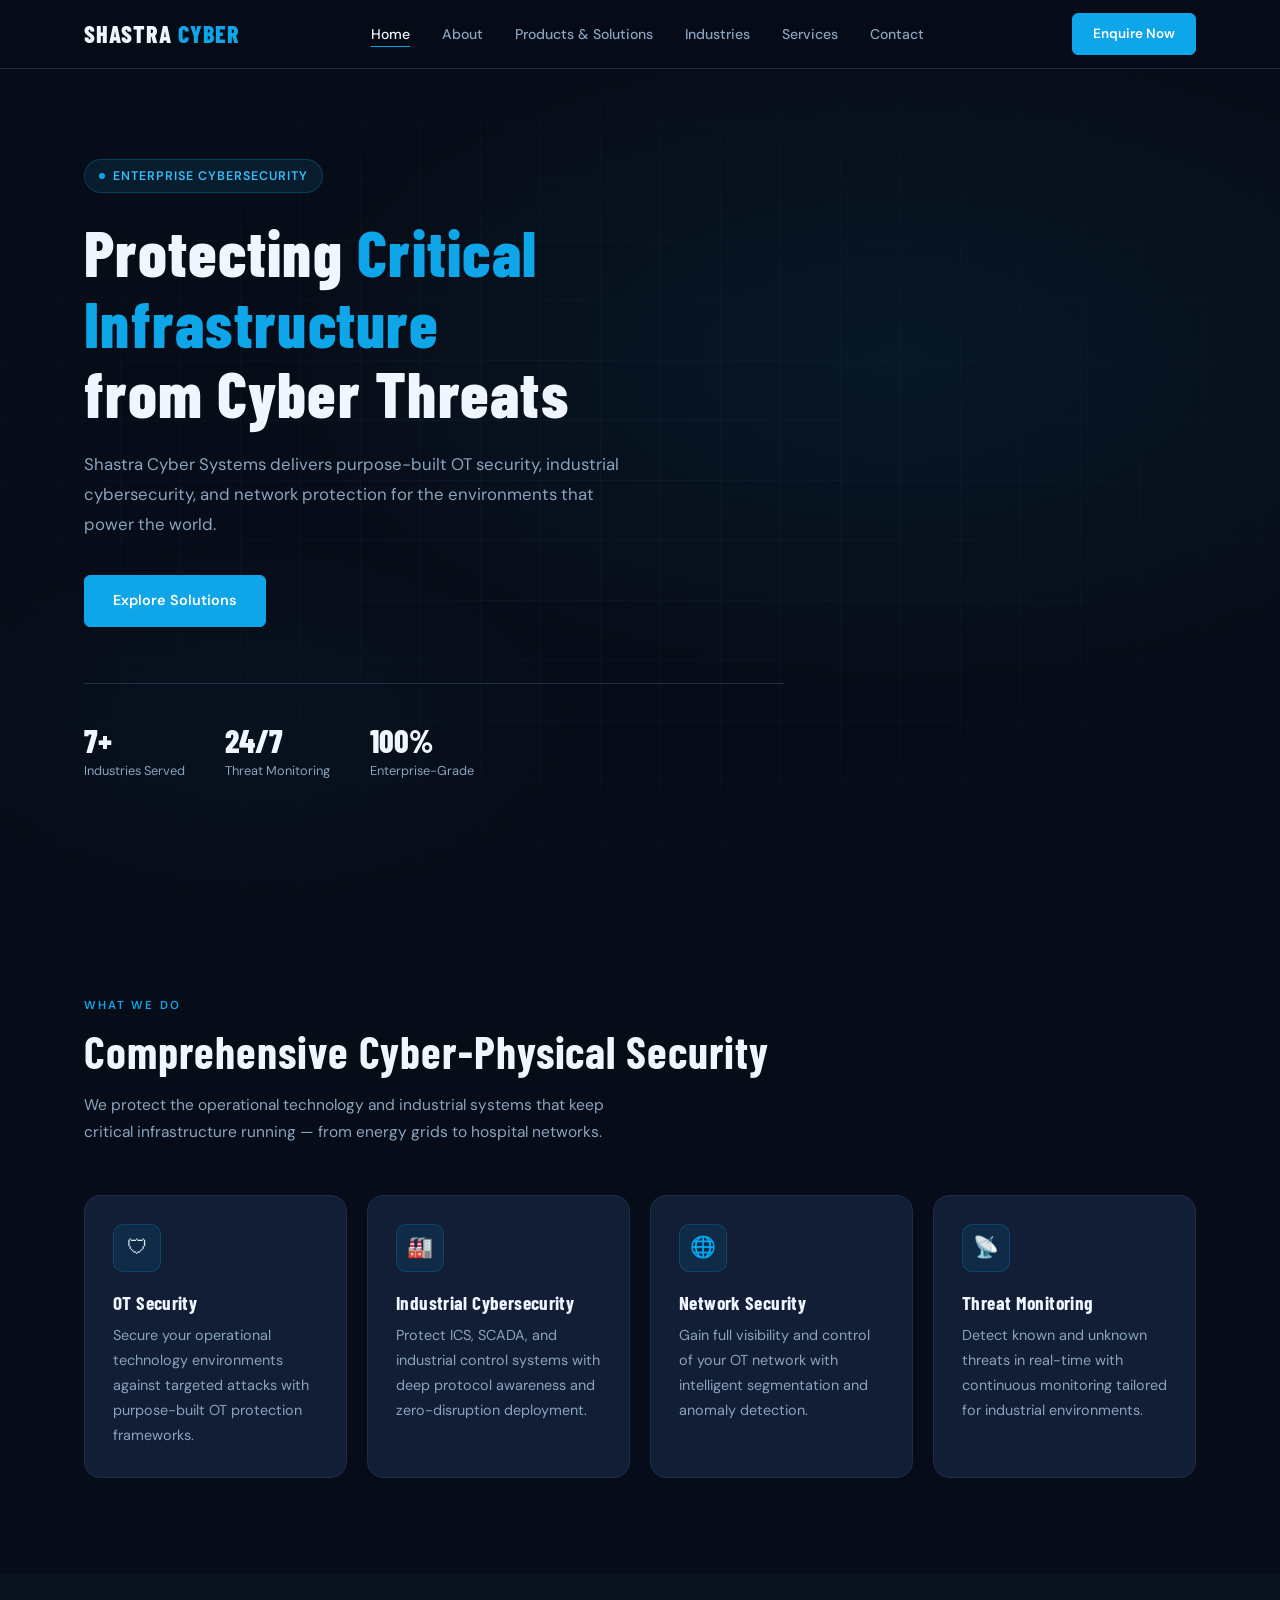
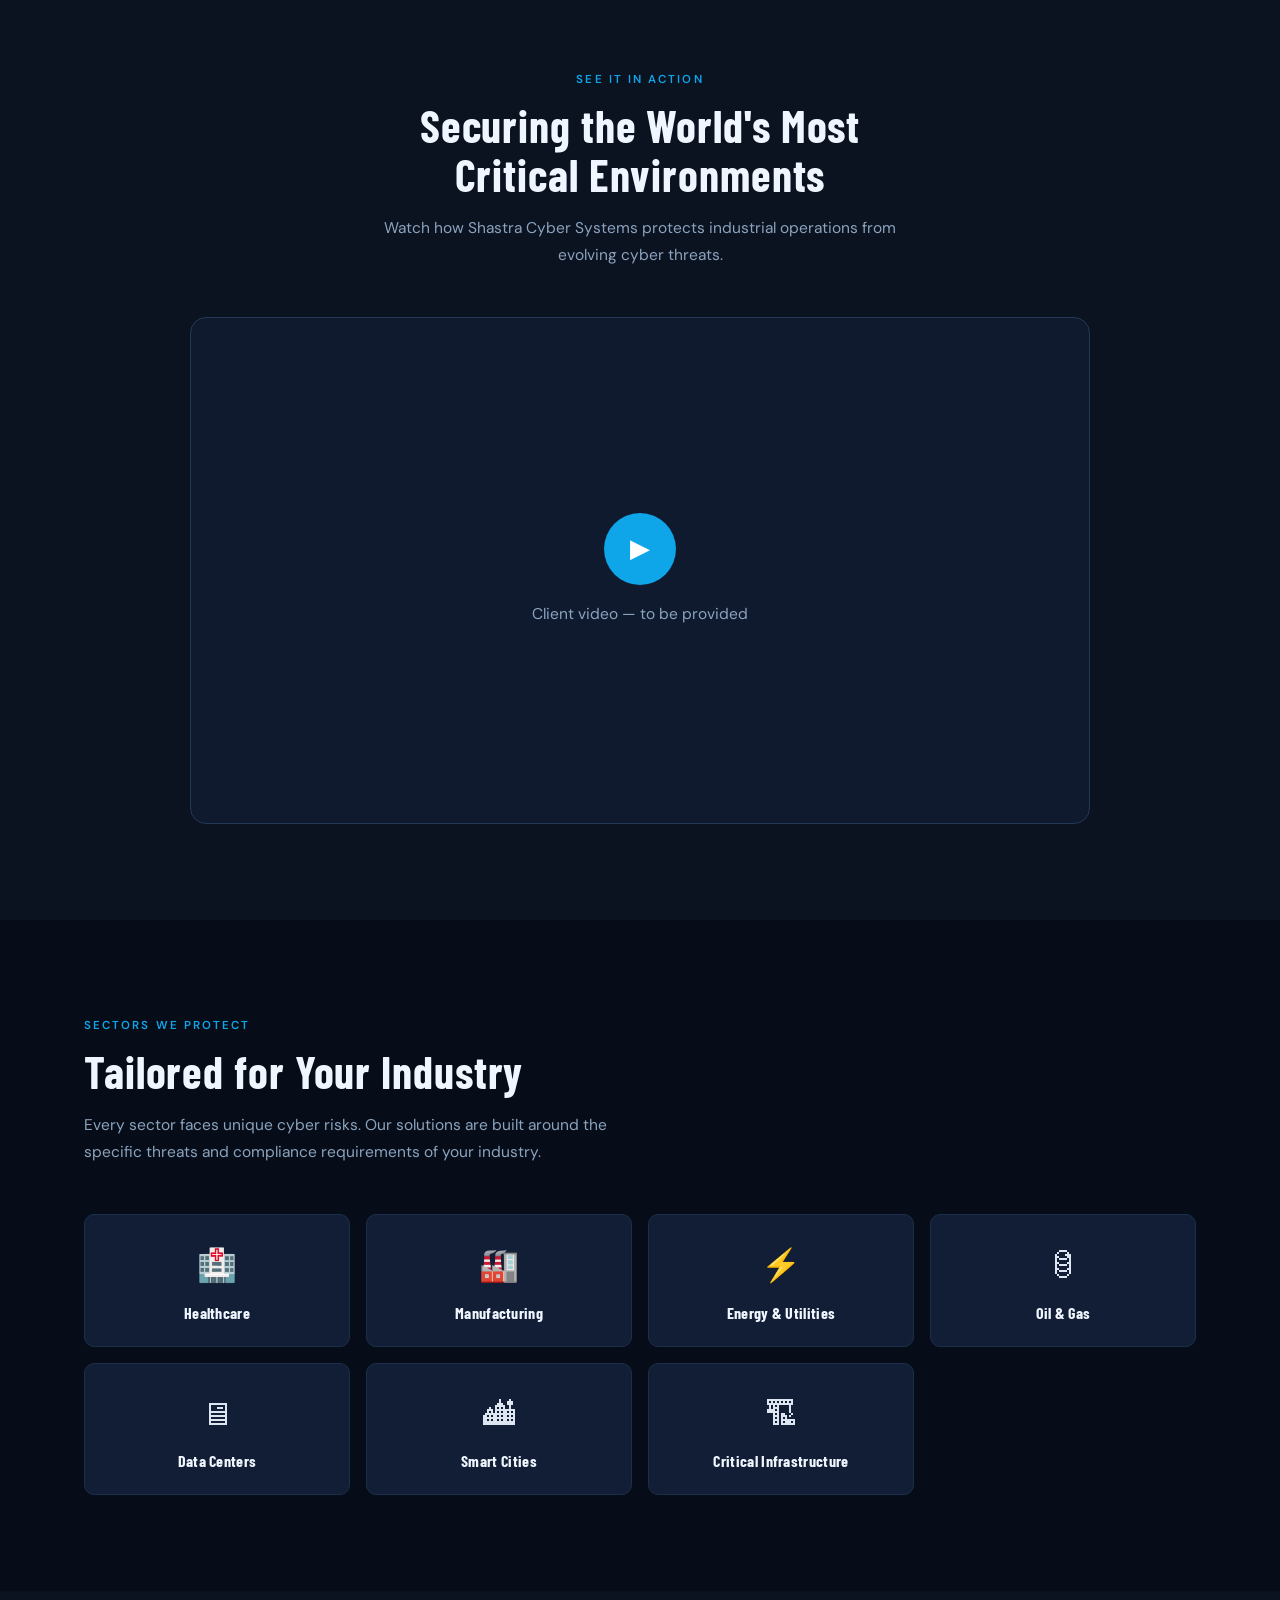
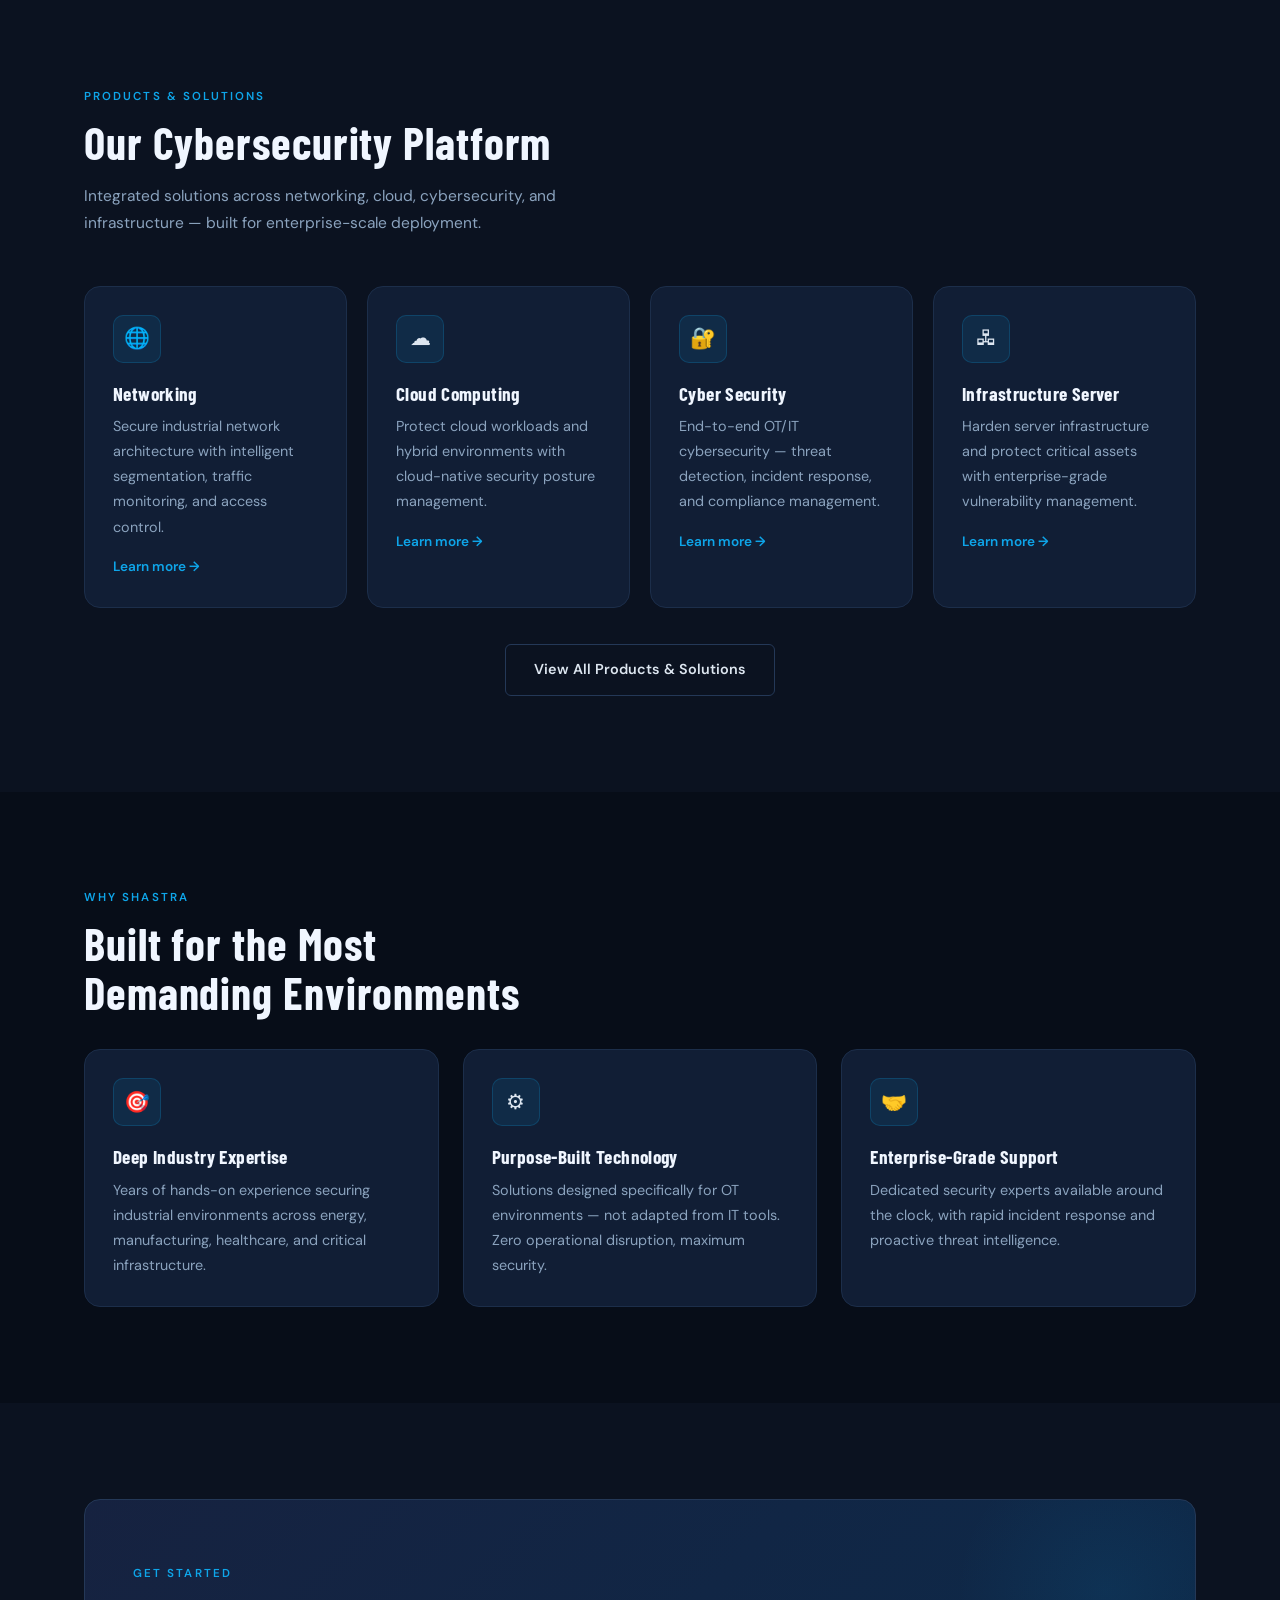
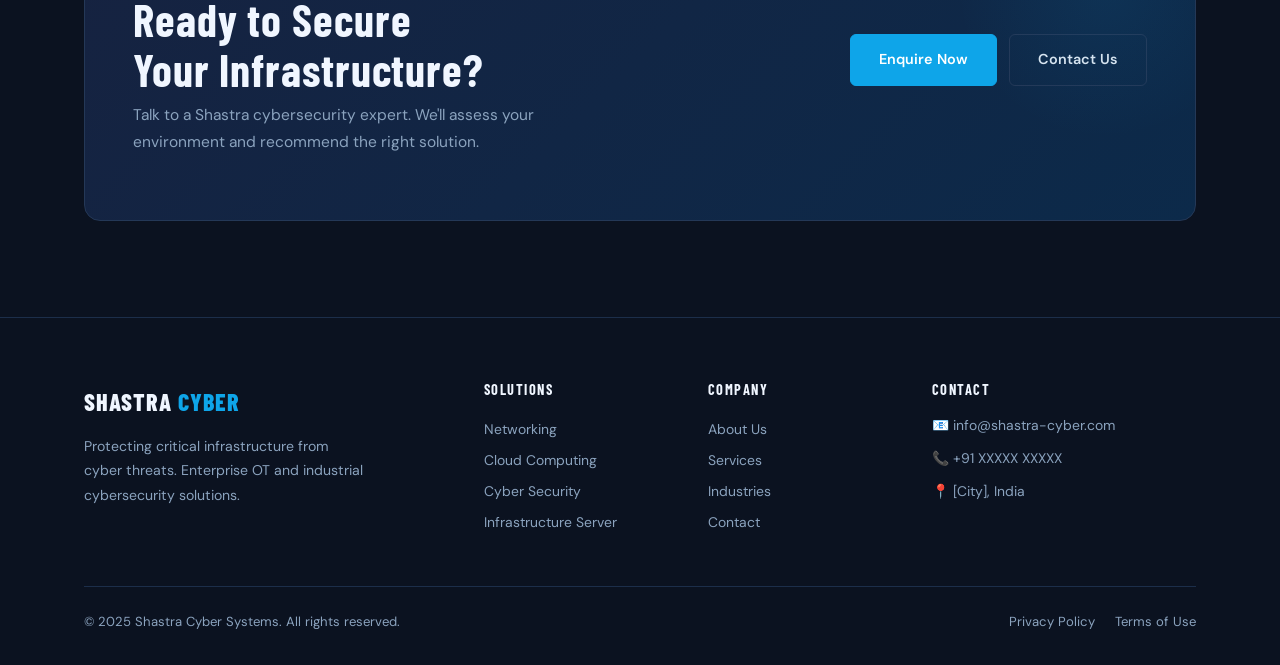
<file: index.html>
<!DOCTYPE html>
<html lang="en">
<head>
  <!-- ═══ SEO META TAGS ═══ -->
  <meta charset="UTF-8" />
  <meta name="viewport" content="width=device-width, initial-scale=1.0" />
  <meta http-equiv="X-UA-Compatible" content="IE=edge" />

  <title>Shastra Cyber Systems | OT & Industrial Cybersecurity Solutions</title>
  <meta name="description" content="Shastra Cyber Systems delivers enterprise-grade OT security, industrial cybersecurity, and critical infrastructure protection for manufacturing, energy, healthcare, and government sectors." />
  <meta name="keywords" content="OT security, industrial cybersecurity, critical infrastructure protection, ICS security, network security, threat monitoring, SCADA security" />
  <meta name="robots" content="index, follow" />
  <meta name="author" content="Shastra Cyber Systems" />
  <link rel="canonical" href="https://www.shastra-cyber.com/" />

  <!-- Open Graph -->
  <meta property="og:type"        content="website" />
  <meta property="og:title"       content="Shastra Cyber Systems | OT & Industrial Cybersecurity" />
  <meta property="og:description" content="Protecting critical infrastructure from cyber threats. Enterprise OT security solutions for industrial, healthcare, and energy sectors." />
  <meta property="og:url"         content="https://www.shastra-cyber.com/" />
  <meta property="og:image"       content="https://www.shastra-cyber.com/assets/og-image.jpg" />
  <meta property="og:site_name"   content="Shastra Cyber Systems" />

  <!-- Twitter Card -->
  <meta name="twitter:card"        content="summary_large_image" />
  <meta name="twitter:title"       content="Shastra Cyber Systems | OT Cybersecurity" />
  <meta name="twitter:description" content="Enterprise OT and industrial cybersecurity solutions." />
  <meta name="twitter:image"       content="https://www.shastra-cyber.com/assets/og-image.jpg" />

  <!-- Favicon -->
  <link rel="icon" type="image/svg+xml" href="assets/favicon.svg" />

  <!-- Preconnect for performance -->
  <link rel="preconnect" href="https://fonts.googleapis.com" />
  <link rel="preconnect" href="https://fonts.gstatic.com" crossorigin />

  <!-- Stylesheet -->
  <link rel="stylesheet" href="assets/style.css" />

  <!-- Schema.org Structured Data -->
  <script type="application/ld+json">
  {
    "@context": "https://schema.org",
    "@type": "Organization",
    "name": "Shastra Cyber Systems",
    "url": "https://www.shastra-cyber.com",
    "description": "Enterprise OT and industrial cybersecurity solutions for critical infrastructure",
    "contactPoint": {
      "@type": "ContactPoint",
      "contactType": "sales",
      "email": "info@shastra-cyber.com"
    },
    "sameAs": [
      "https://www.linkedin.com/company/shastra-cyber"
    ]
  }
  </script>
</head>

<body>

  <!-- ═══════════════════════════════════
       NAVIGATION
  ═══════════════════════════════════ -->
  <header id="navbar" role="banner">
    <div class="container">
      <nav class="nav-inner" aria-label="Main navigation">
        <a href="index.html" class="nav-logo" aria-label="Shastra Cyber Systems Home">
          SHASTRA <span>CYBER</span>
        </a>

        <ul class="nav-links" role="list">
          <li><a href="index.html">Home</a></li>
          <li><a href="pages/about.html">About</a></li>
          <li><a href="pages/products.html">Products & Solutions</a></li>
          <li><a href="pages/industries.html">Industries</a></li>
          <li><a href="pages/services.html">Services</a></li>
          <li><a href="pages/contact.html">Contact</a></li>
        </ul>

        <a href="#" class="btn btn-primary btn-sm nav-cta open-modal" aria-label="Enquire now">
          Enquire Now
        </a>

        <button class="nav-hamburger" id="hamburger" aria-label="Toggle mobile menu" aria-expanded="false">
          <span></span><span></span><span></span>
        </button>
      </nav>

      <!-- Mobile Menu -->
      <nav class="nav-mobile" id="mobileNav" aria-label="Mobile navigation">
        <a href="index.html">Home</a>
        <a href="pages/about.html">About</a>
        <a href="pages/products.html">Products & Solutions</a>
        <a href="pages/industries.html">Industries</a>
        <a href="pages/services.html">Services</a>
        <a href="pages/contact.html">Contact</a>
        <a href="#" class="btn btn-primary open-modal">Enquire Now</a>
      </nav>
    </div>
  </header>

  <main id="main-content">

    <!-- ═══════════════════════════════════
         HERO
    ═══════════════════════════════════ -->
    <section class="hero" aria-labelledby="hero-heading">
      <div class="hero-bg" aria-hidden="true"></div>
      <div class="hero-grid" aria-hidden="true"></div>
      <div class="container">
        <div class="hero-content">
          <div class="hero-badge fade-up">Enterprise Cybersecurity</div>
          <h1 id="hero-heading" class="fade-up fade-up-1">
            Protecting <em>Critical Infrastructure</em><br>from Cyber Threats
          </h1>
          <p class="hero-desc fade-up fade-up-2">
            Shastra Cyber Systems delivers purpose-built OT security, industrial cybersecurity, and network protection for the environments that power the world.
          </p>
          <div class="hero-btns fade-up fade-up-3">
            <a href="pages/products.html" class="btn btn-primary">Explore Solutions</a>
          </div>
          <div class="hero-stats fade-up fade-up-4">
            <div>
              <div class="hero-stat-num">7+</div>
              <div class="hero-stat-label">Industries Served</div>
            </div>
            <div>
              <div class="hero-stat-num">24/7</div>
              <div class="hero-stat-label">Threat Monitoring</div>
            </div>
            <div>
              <div class="hero-stat-num">100%</div>
              <div class="hero-stat-label">Enterprise-Grade</div>
            </div>
          </div>
        </div>
      </div>
    </section>

    <!-- ═══════════════════════════════════
         WHAT WE DO
    ═══════════════════════════════════ -->
    <section class="section" aria-labelledby="offerings-heading">
      <div class="container">
        <span class="section-label">What We Do</span>
        <h2 id="offerings-heading" class="section-title reveal">
          Comprehensive Cyber-Physical Security
        </h2>
        <p class="section-desc reveal">
          We protect the operational technology and industrial systems that keep critical infrastructure running — from energy grids to hospital networks.
        </p>

        <div class="offerings-grid">
          <article class="card reveal">
            <div class="card-icon" aria-hidden="true">🛡</div>
            <h3>OT Security</h3>
            <p>Secure your operational technology environments against targeted attacks with purpose-built OT protection frameworks.</p>
          </article>
          <article class="card reveal">
            <div class="card-icon" aria-hidden="true">🏭</div>
            <h3>Industrial Cybersecurity</h3>
            <p>Protect ICS, SCADA, and industrial control systems with deep protocol awareness and zero-disruption deployment.</p>
          </article>
          <article class="card reveal">
            <div class="card-icon" aria-hidden="true">🌐</div>
            <h3>Network Security</h3>
            <p>Gain full visibility and control of your OT network with intelligent segmentation and anomaly detection.</p>
          </article>
          <article class="card reveal">
            <div class="card-icon" aria-hidden="true">📡</div>
            <h3>Threat Monitoring</h3>
            <p>Detect known and unknown threats in real-time with continuous monitoring tailored for industrial environments.</p>
          </article>
        </div>
      </div>
    </section>

    <!-- ═══════════════════════════════════
         VIDEO SECTION
    ═══════════════════════════════════ -->
    <section class="video-section" aria-labelledby="video-heading">
      <div class="container section-center">
        <span class="section-label">See It In Action</span>
        <h2 id="video-heading" class="section-title reveal">
          Securing the World's Most<br>Critical Environments
        </h2>
        <p class="section-desc reveal">
          Watch how Shastra Cyber Systems protects industrial operations from evolving cyber threats.
        </p>
        <div class="video-wrapper reveal" role="region" aria-label="Company overview video">
          <!-- REPLACE src WITH ACTUAL VIDEO URL FROM CLIENT -->
          <!-- Option A: YouTube embed -->
          <!-- <iframe width="100%" height="100%" src="https://www.youtube.com/embed/VIDEO_ID" title="Shastra Cyber Systems Overview" frameborder="0" allowfullscreen></iframe> -->

          <!-- Option B: Local video file -->
          <!-- <video controls poster="assets/video-poster.jpg"><source src="assets/company-overview.mp4" type="video/mp4"></video> -->

          <!-- Placeholder until client provides video -->
          <div class="video-placeholder">
            <div class="video-play-btn" role="button" aria-label="Play video" tabindex="0">▶</div>
            <p>Client video — to be provided</p>
          </div>
        </div>
      </div>
    </section>

    <!-- ═══════════════════════════════════
         INDUSTRIES
    ═══════════════════════════════════ -->
    <section class="section" aria-labelledby="industries-heading">
      <div class="container">
        <span class="section-label">Sectors We Protect</span>
        <h2 id="industries-heading" class="section-title reveal">
          Tailored for Your Industry
        </h2>
        <p class="section-desc reveal">
          Every sector faces unique cyber risks. Our solutions are built around the specific threats and compliance requirements of your industry.
        </p>

        <div class="industries-grid">
          <a href="pages/industries.html#healthcare" class="industry-tile reveal" aria-label="Healthcare cybersecurity">
            <span class="industry-tile-icon" aria-hidden="true">🏥</span>
            <h4>Healthcare</h4>
          </a>
          <a href="pages/industries.html#manufacturing" class="industry-tile reveal" aria-label="Manufacturing cybersecurity">
            <span class="industry-tile-icon" aria-hidden="true">🏭</span>
            <h4>Manufacturing</h4>
          </a>
          <a href="pages/industries.html#energy" class="industry-tile reveal" aria-label="Energy and utilities cybersecurity">
            <span class="industry-tile-icon" aria-hidden="true">⚡</span>
            <h4>Energy & Utilities</h4>
          </a>
          <a href="pages/industries.html#oilgas" class="industry-tile reveal" aria-label="Oil and gas cybersecurity">
            <span class="industry-tile-icon" aria-hidden="true">🛢</span>
            <h4>Oil & Gas</h4>
          </a>
          <a href="pages/industries.html#datacenters" class="industry-tile reveal" aria-label="Data center cybersecurity">
            <span class="industry-tile-icon" aria-hidden="true">🖥</span>
            <h4>Data Centers</h4>
          </a>
          <a href="pages/industries.html#smartcities" class="industry-tile reveal" aria-label="Smart cities cybersecurity">
            <span class="industry-tile-icon" aria-hidden="true">🏙</span>
            <h4>Smart Cities</h4>
          </a>
          <a href="pages/industries.html#infrastructure" class="industry-tile reveal" aria-label="Critical infrastructure cybersecurity">
            <span class="industry-tile-icon" aria-hidden="true">🏗</span>
            <h4>Critical Infrastructure</h4>
          </a>
        </div>
      </div>
    </section>

    <!-- ═══════════════════════════════════
         PRODUCTS & SOLUTIONS (merged)
    ═══════════════════════════════════ -->
    <section class="section section-alt" aria-labelledby="products-heading">
      <div class="container">
        <span class="section-label">Products & Solutions</span>
        <h2 id="products-heading" class="section-title reveal">
          Our Cybersecurity Platform
        </h2>
        <p class="section-desc reveal">
          Integrated solutions across networking, cloud, cybersecurity, and infrastructure — built for enterprise-scale deployment.
        </p>

        <div class="grid-4 reveal">
          <article class="card">
            <div class="card-icon" aria-hidden="true">🌐</div>
            <h3>Networking</h3>
            <p>Secure industrial network architecture with intelligent segmentation, traffic monitoring, and access control.</p>
            <a href="pages/products.html#networking" class="card-link">Learn more →</a>
          </article>
          <article class="card">
            <div class="card-icon" aria-hidden="true">☁</div>
            <h3>Cloud Computing</h3>
            <p>Protect cloud workloads and hybrid environments with cloud-native security posture management.</p>
            <a href="pages/products.html#cloud" class="card-link">Learn more →</a>
          </article>
          <article class="card">
            <div class="card-icon" aria-hidden="true">🔐</div>
            <h3>Cyber Security</h3>
            <p>End-to-end OT/IT cybersecurity — threat detection, incident response, and compliance management.</p>
            <a href="pages/products.html#cybersecurity" class="card-link">Learn more →</a>
          </article>
          <article class="card">
            <div class="card-icon" aria-hidden="true">🖧</div>
            <h3>Infrastructure Server</h3>
            <p>Harden server infrastructure and protect critical assets with enterprise-grade vulnerability management.</p>
            <a href="pages/products.html#infrastructure" class="card-link">Learn more →</a>
          </article>
        </div>

        <div style="text-align:center; margin-top:36px;">
          <a href="pages/products.html" class="btn btn-outline">View All Products & Solutions</a>
        </div>
      </div>
    </section>

    <!-- ═══════════════════════════════════
         WHY CHOOSE SHASTRA
    ═══════════════════════════════════ -->
    <section class="section" aria-labelledby="why-heading">
      <div class="container">
        <span class="section-label">Why Shastra</span>
        <h2 id="why-heading" class="section-title reveal">
          Built for the Most<br>Demanding Environments
        </h2>

        <div class="grid-3 mt-32">
          <div class="card reveal">
            <div class="card-icon" aria-hidden="true">🎯</div>
            <h3>Deep Industry Expertise</h3>
            <p>Years of hands-on experience securing industrial environments across energy, manufacturing, healthcare, and critical infrastructure.</p>
          </div>
          <div class="card reveal">
            <div class="card-icon" aria-hidden="true">⚙</div>
            <h3>Purpose-Built Technology</h3>
            <p>Solutions designed specifically for OT environments — not adapted from IT tools. Zero operational disruption, maximum security.</p>
          </div>
          <div class="card reveal">
            <div class="card-icon" aria-hidden="true">🤝</div>
            <h3>Enterprise-Grade Support</h3>
            <p>Dedicated security experts available around the clock, with rapid incident response and proactive threat intelligence.</p>
          </div>
        </div>
      </div>
    </section>

    <!-- ═══════════════════════════════════
         CTA BANNER
    ═══════════════════════════════════ -->
    <section class="section section-alt" aria-labelledby="cta-heading">
      <div class="container">
        <div class="cta-banner reveal">
          <div>
            <span class="section-label">Get Started</span>
            <h2 id="cta-heading">Ready to Secure<br>Your Infrastructure?</h2>
            <p class="mt-8">Talk to a Shastra cybersecurity expert. We'll assess your environment and recommend the right solution.</p>
          </div>
          <div class="cta-banner-actions">
            <a href="#" class="btn btn-primary open-modal">Enquire Now</a>
            <a href="pages/contact.html" class="btn btn-outline">Contact Us</a>
          </div>
        </div>
      </div>
    </section>

  </main>

  <!-- ═══════════════════════════════════
       FOOTER
  ═══════════════════════════════════ -->
  <footer role="contentinfo">
    <div class="container">
      <div class="footer-grid">
        <div class="footer-brand">
          <a href="index.html" class="nav-logo">SHASTRA <span>CYBER</span></a>
          <p>Protecting critical infrastructure from cyber threats. Enterprise OT and industrial cybersecurity solutions.</p>
        </div>
        <div class="footer-col">
          <h5>Solutions</h5>
          <a href="pages/products.html#networking">Networking</a>
          <a href="pages/products.html#cloud">Cloud Computing</a>
          <a href="pages/products.html#cybersecurity">Cyber Security</a>
          <a href="pages/products.html#infrastructure">Infrastructure Server</a>
        </div>
        <div class="footer-col">
          <h5>Company</h5>
          <a href="pages/about.html">About Us</a>
          <a href="pages/services.html">Services</a>
          <a href="pages/industries.html">Industries</a>
          <a href="pages/contact.html">Contact</a>
        </div>
        <div class="footer-col">
          <h5>Contact</h5>
          <div class="footer-contact-item">📧 info@shastra-cyber.com</div>
          <div class="footer-contact-item">📞 +91 XXXXX XXXXX</div>
          <div class="footer-contact-item">📍 [City], India</div>
        </div>
      </div>
      <div class="footer-bottom">
        <span>© 2025 Shastra Cyber Systems. All rights reserved.</span>
        <div class="footer-bottom-links">
          <a href="pages/privacy.html">Privacy Policy</a>
          <a href="pages/terms.html">Terms of Use</a>
        </div>
      </div>
    </div>
  </footer>

  <!-- ═══════════════════════════════════
       ENQUIRE MODAL (Global)
  ═══════════════════════════════════ -->
  <div class="modal-overlay" id="modalOverlay" role="dialog" aria-modal="true" aria-labelledby="modal-title">
    <div class="modal">
      <div class="modal-header">
        <div>
          <h2 id="modal-title">Enquire Now</h2>
          <p class="modal-sub">Our team will get back to you within 24 hours.</p>
        </div>
        <button class="modal-close" id="modalClose" aria-label="Close enquiry form">✕</button>
      </div>

      <form id="enquireForm" novalidate>
        <div class="form-row">
          <div class="form-group">
            <label for="fname">Full Name *</label>
            <input type="text" id="fname" name="fullName" required placeholder="John Smith" />
          </div>
          <div class="form-group">
            <label for="company">Company Name *</label>
            <input type="text" id="company" name="companyName" required placeholder="Acme Corp" />
          </div>
        </div>
        <div class="form-row">
          <div class="form-group">
            <label for="email">Business Email *</label>
            <input type="email" id="email" name="email" required placeholder="you@company.com" />
          </div>
          <div class="form-group">
            <label for="phone">Phone Number</label>
            <input type="tel" id="phone" name="phone" placeholder="+91 98765 43210" />
          </div>
        </div>
        <div class="form-group">
          <label for="industry">Industry</label>
          <select id="industry" name="industry">
            <option value="">Select your industry</option>
            <option>Manufacturing</option>
            <option>Healthcare</option>
            <option>Energy & Utilities</option>
            <option>Oil & Gas</option>
            <option>Data Centers</option>
            <option>Smart Cities</option>
            <option>Government / Public Sector</option>
            <option>Other</option>
          </select>
        </div>
        <div class="form-group">
          <label for="message">What are you looking for?</label>
          <textarea id="message" name="message" placeholder="Tell us about your security requirements..."></textarea>
        </div>
        <button type="submit" class="btn btn-primary form-submit">Send Enquiry</button>
      </form>

      <div class="form-success" id="formSuccess">
        <div class="form-success-icon">✅</div>
        <h3>Thank You!</h3>
        <p>We've received your enquiry. A Shastra expert will reach out within 24 hours.</p>
      </div>
    </div>
  </div>

  <script src="assets/script.js"></script>
</body>
</html>
</file>
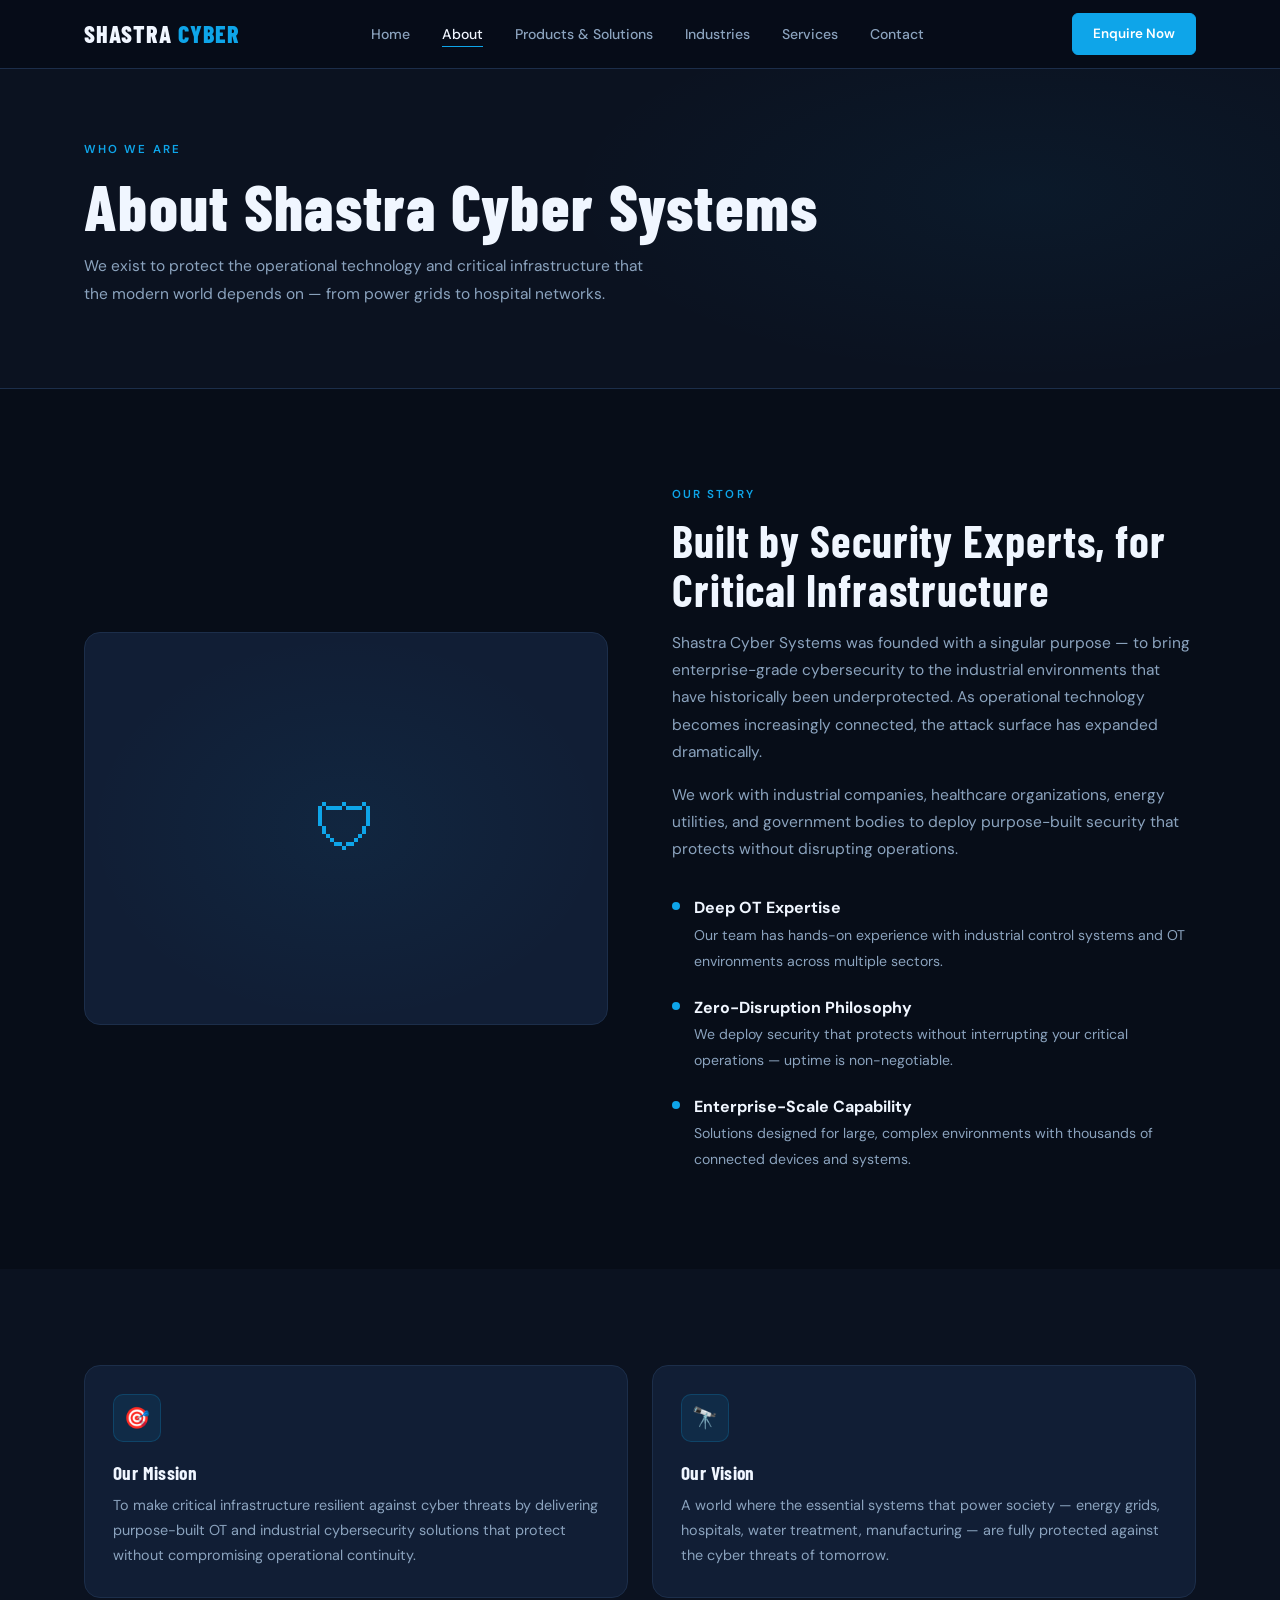
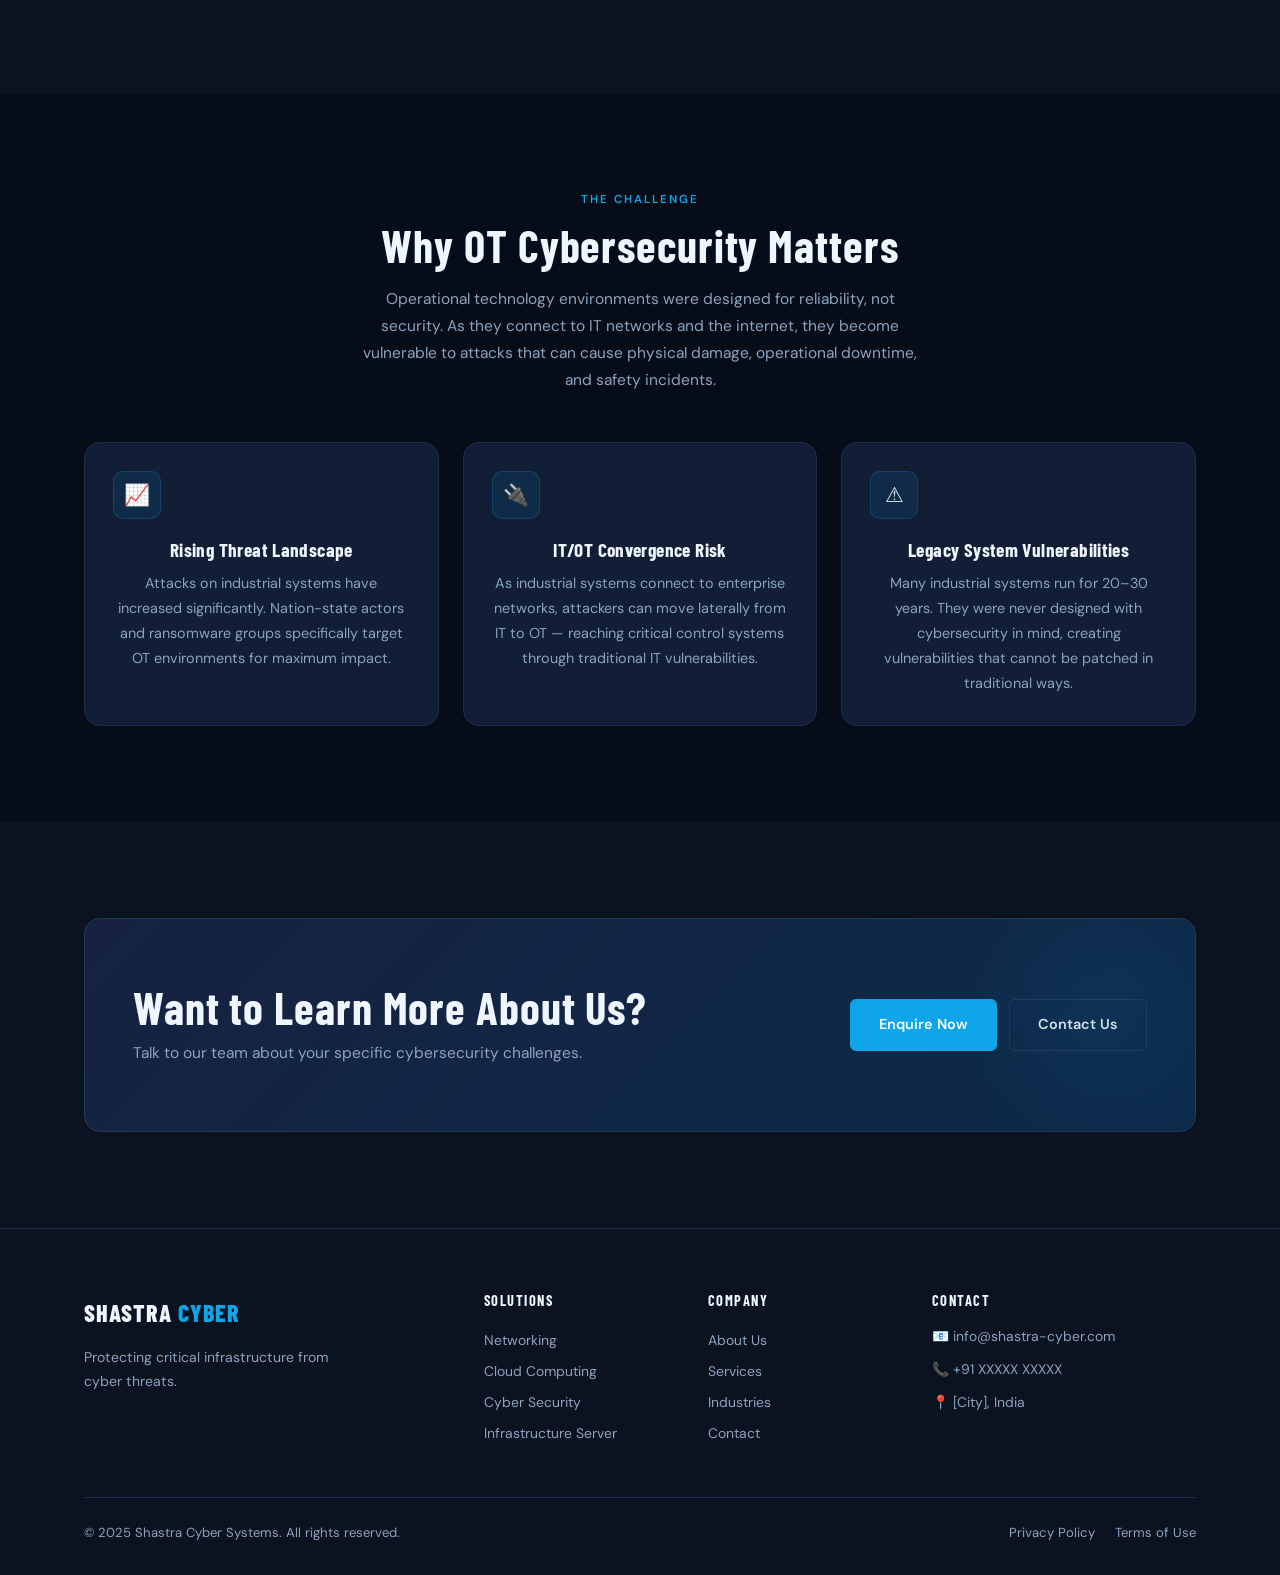
<file: pages/about.html>
<!DOCTYPE html>
<html lang="en">
<head>
  <meta charset="UTF-8" />
  <meta name="viewport" content="width=device-width, initial-scale=1.0" />
  <title>About Us | Shastra Cyber Systems</title>
  <meta name="description" content="Learn about Shastra Cyber Systems — our mission, vision, and approach to protecting critical infrastructure with enterprise OT and industrial cybersecurity." />
  <meta name="robots" content="index, follow" />
  <link rel="canonical" href="https://www.shastra-cyber.com/pages/about.html" />
  <link rel="icon" type="image/svg+xml" href="../assets/favicon.svg" />
  <link rel="preconnect" href="https://fonts.googleapis.com" />
  <link rel="preconnect" href="https://fonts.gstatic.com" crossorigin />
  <link rel="stylesheet" href="../assets/style.css" />
</head>
<body>
  <header id="navbar">
    <div class="container">
      <nav class="nav-inner" aria-label="Main navigation">
        <a href="../index.html" class="nav-logo">SHASTRA <span>CYBER</span></a>
        <ul class="nav-links">
          <li><a href="../index.html">Home</a></li>
          <li><a href="about.html" class="active">About</a></li>
          <li><a href="products.html">Products & Solutions</a></li>
          <li><a href="industries.html">Industries</a></li>
          <li><a href="services.html">Services</a></li>
          <li><a href="contact.html">Contact</a></li>
        </ul>
        <a href="#" class="btn btn-primary btn-sm nav-cta open-modal">Enquire Now</a>
        <button class="nav-hamburger" id="hamburger" aria-label="Toggle menu"><span></span><span></span><span></span></button>
      </nav>
      <nav class="nav-mobile" id="mobileNav">
        <a href="../index.html">Home</a><a href="about.html">About</a>
        <a href="products.html">Products & Solutions</a><a href="industries.html">Industries</a>
        <a href="services.html">Services</a><a href="contact.html">Contact</a>
        <a href="#" class="btn btn-primary open-modal">Enquire Now</a>
      </nav>
    </div>
  </header>

  <main>
    <section class="page-hero">
      <div class="container">
        <span class="section-label">Who We Are</span>
        <h1>About Shastra Cyber Systems</h1>
        <p style="max-width:560px; margin-top:12px;">We exist to protect the operational technology and critical infrastructure that the modern world depends on — from power grids to hospital networks.</p>
      </div>
    </section>

    <!-- ABOUT SPLIT -->
    <section class="section">
      <div class="container">
        <div class="about-split">
          <div class="about-visual reveal" aria-hidden="true">🛡</div>
          <div>
            <span class="section-label">Our Story</span>
            <h2 class="reveal">Built by Security Experts, for Critical Infrastructure</h2>
            <p class="mt-16 reveal">Shastra Cyber Systems was founded with a singular purpose — to bring enterprise-grade cybersecurity to the industrial environments that have historically been underprotected. As operational technology becomes increasingly connected, the attack surface has expanded dramatically.</p>
            <p class="mt-16 reveal">We work with industrial companies, healthcare organizations, energy utilities, and government bodies to deploy purpose-built security that protects without disrupting operations.</p>
            <div class="about-points">
              <div class="about-point reveal"><div class="about-point-dot"></div><div><strong style="color:var(--white)">Deep OT Expertise</strong><br><span style="font-size:0.88rem; color:var(--text2)">Our team has hands-on experience with industrial control systems and OT environments across multiple sectors.</span></div></div>
              <div class="about-point reveal"><div class="about-point-dot"></div><div><strong style="color:var(--white)">Zero-Disruption Philosophy</strong><br><span style="font-size:0.88rem; color:var(--text2)">We deploy security that protects without interrupting your critical operations — uptime is non-negotiable.</span></div></div>
              <div class="about-point reveal"><div class="about-point-dot"></div><div><strong style="color:var(--white)">Enterprise-Scale Capability</strong><br><span style="font-size:0.88rem; color:var(--text2)">Solutions designed for large, complex environments with thousands of connected devices and systems.</span></div></div>
            </div>
          </div>
        </div>
      </div>
    </section>

    <!-- MISSION & VISION -->
    <section class="section section-alt">
      <div class="container">
        <div class="grid-2">
          <div class="card reveal">
            <div class="card-icon">🎯</div>
            <h3>Our Mission</h3>
            <p>To make critical infrastructure resilient against cyber threats by delivering purpose-built OT and industrial cybersecurity solutions that protect without compromising operational continuity.</p>
          </div>
          <div class="card reveal">
            <div class="card-icon">🔭</div>
            <h3>Our Vision</h3>
            <p>A world where the essential systems that power society — energy grids, hospitals, water treatment, manufacturing — are fully protected against the cyber threats of tomorrow.</p>
          </div>
        </div>
      </div>
    </section>

    <!-- WHY OT SECURITY -->
    <section class="section">
      <div class="container section-center">
        <span class="section-label">The Challenge</span>
        <h2 class="section-title reveal">Why OT Cybersecurity Matters</h2>
        <p class="section-desc reveal">Operational technology environments were designed for reliability, not security. As they connect to IT networks and the internet, they become vulnerable to attacks that can cause physical damage, operational downtime, and safety incidents.</p>
        <div class="grid-3 mt-32">
          <div class="card reveal"><div class="card-icon">📈</div><h3>Rising Threat Landscape</h3><p>Attacks on industrial systems have increased significantly. Nation-state actors and ransomware groups specifically target OT environments for maximum impact.</p></div>
          <div class="card reveal"><div class="card-icon">🔌</div><h3>IT/OT Convergence Risk</h3><p>As industrial systems connect to enterprise networks, attackers can move laterally from IT to OT — reaching critical control systems through traditional IT vulnerabilities.</p></div>
          <div class="card reveal"><div class="card-icon">⚠</div><h3>Legacy System Vulnerabilities</h3><p>Many industrial systems run for 20–30 years. They were never designed with cybersecurity in mind, creating vulnerabilities that cannot be patched in traditional ways.</p></div>
        </div>
      </div>
    </section>

    <section class="section section-alt">
      <div class="container">
        <div class="cta-banner reveal">
          <div><h2>Want to Learn More About Us?</h2><p class="mt-8">Talk to our team about your specific cybersecurity challenges.</p></div>
          <div class="cta-banner-actions"><a href="#" class="btn btn-primary open-modal">Enquire Now</a><a href="contact.html" class="btn btn-outline">Contact Us</a></div>
        </div>
      </div>
    </section>
  </main>

  <footer>
    <div class="container">
      <div class="footer-grid">
        <div class="footer-brand"><a href="../index.html" class="nav-logo">SHASTRA <span>CYBER</span></a><p>Protecting critical infrastructure from cyber threats.</p></div>
        <div class="footer-col"><h5>Solutions</h5><a href="products.html#networking">Networking</a><a href="products.html#cloud">Cloud Computing</a><a href="products.html#cybersecurity">Cyber Security</a><a href="products.html#infrastructure">Infrastructure Server</a></div>
        <div class="footer-col"><h5>Company</h5><a href="about.html">About Us</a><a href="services.html">Services</a><a href="industries.html">Industries</a><a href="contact.html">Contact</a></div>
        <div class="footer-col"><h5>Contact</h5><div class="footer-contact-item">📧 info@shastra-cyber.com</div><div class="footer-contact-item">📞 +91 XXXXX XXXXX</div><div class="footer-contact-item">📍 [City], India</div></div>
      </div>
      <div class="footer-bottom"><span>© 2025 Shastra Cyber Systems. All rights reserved.</span><div class="footer-bottom-links"><a href="privacy.html">Privacy Policy</a><a href="terms.html">Terms of Use</a></div></div>
    </div>
  </footer>

  <div class="modal-overlay" id="modalOverlay" role="dialog" aria-modal="true" aria-labelledby="modal-title">
    <div class="modal">
      <div class="modal-header"><div><h2 id="modal-title">Enquire Now</h2><p class="modal-sub">Our team will get back to you within 24 hours.</p></div><button class="modal-close" id="modalClose" aria-label="Close">✕</button></div>
      <form id="enquireForm" novalidate>
        <div class="form-row"><div class="form-group"><label for="fname">Full Name *</label><input type="text" id="fname" name="fullName" required placeholder="John Smith" /></div><div class="form-group"><label for="company">Company *</label><input type="text" id="company" name="companyName" required placeholder="Acme Corp" /></div></div>
        <div class="form-row"><div class="form-group"><label for="email">Email *</label><input type="email" id="email" name="email" required placeholder="you@company.com" /></div><div class="form-group"><label for="phone">Phone</label><input type="tel" id="phone" name="phone" placeholder="+91 98765 43210" /></div></div>
        <div class="form-group"><label for="industry">Industry</label><select id="industry" name="industry"><option value="">Select industry</option><option>Manufacturing</option><option>Healthcare</option><option>Energy & Utilities</option><option>Oil & Gas</option><option>Data Centers</option><option>Government</option><option>Other</option></select></div>
        <div class="form-group"><label for="message">Message</label><textarea id="message" name="message" placeholder="Tell us about your requirements..."></textarea></div>
        <button type="submit" class="btn btn-primary form-submit">Send Enquiry</button>
      </form>
      <div class="form-success" id="formSuccess"><div class="form-success-icon">✅</div><h3>Thank You!</h3><p>We'll be in touch within 24 hours.</p></div>
    </div>
  </div>
  <script src="../assets/script.js"></script>
</body>
</html>
</file>
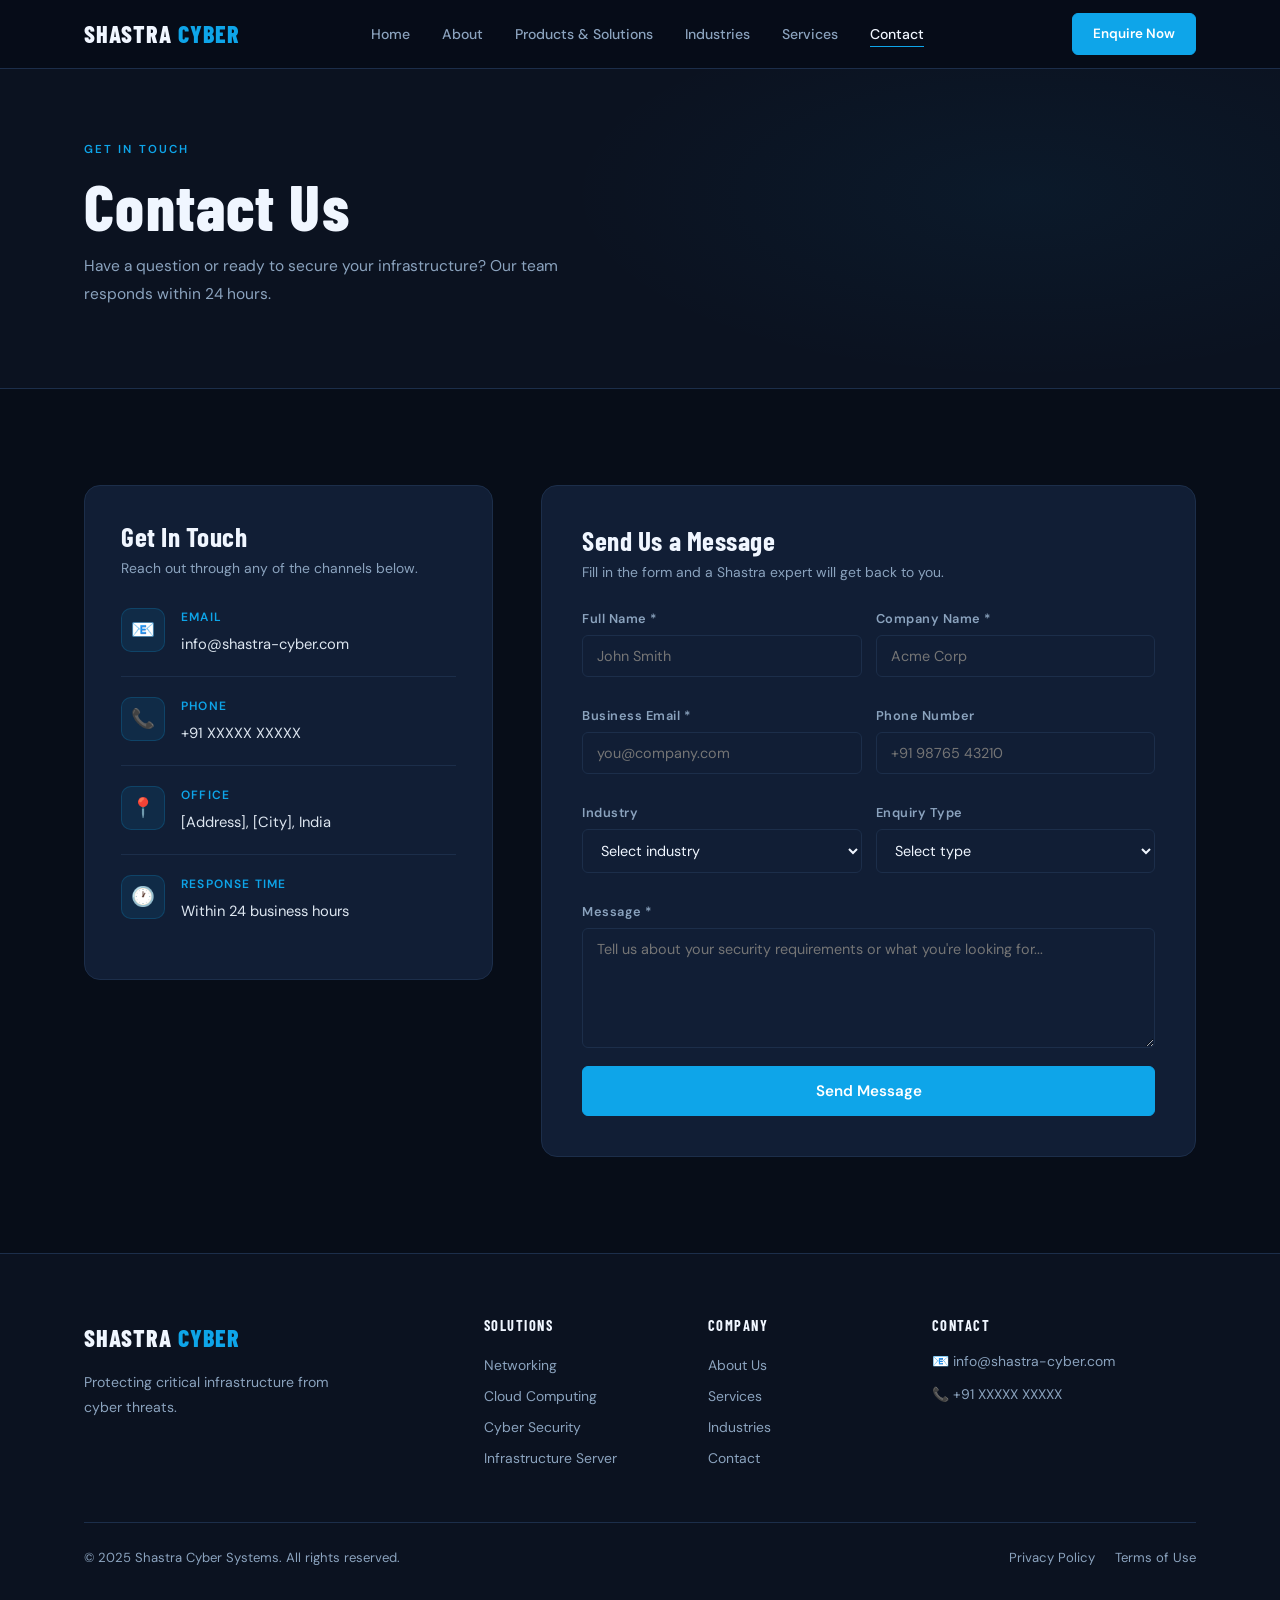
<file: pages/contact.html>
<!DOCTYPE html>
<html lang="en">
<head>
  <meta charset="UTF-8" /><meta name="viewport" content="width=device-width, initial-scale=1.0" />
  <title>Contact Us | Shastra Cyber Systems</title>
  <meta name="description" content="Contact Shastra Cyber Systems for OT cybersecurity enquiries, partnerships, or support. Our team responds within 24 hours." />
  <meta name="robots" content="index, follow" />
  <link rel="canonical" href="https://www.shastra-cyber.com/pages/contact.html" />
  <link rel="icon" type="image/svg+xml" href="../assets/favicon.svg" />
  <link rel="preconnect" href="https://fonts.googleapis.com" /><link rel="preconnect" href="https://fonts.gstatic.com" crossorigin />
  <link rel="stylesheet" href="../assets/style.css" />
  <style>
    .contact-grid { display: grid; grid-template-columns: 1fr 1.6fr; gap: 48px; align-items: start; }
    .contact-info-card { background: var(--surface); border: 1px solid var(--border); border-radius: var(--radius-lg); padding: 36px; }
    .contact-item { display: flex; gap: 16px; align-items: flex-start; padding: 20px 0; border-bottom: 1px solid var(--border); }
    .contact-item:last-child { border-bottom: none; }
    .contact-item-icon { width: 44px; height: 44px; background: rgba(14,165,233,0.1); border: 1px solid rgba(14,165,233,0.2); border-radius: 10px; display: flex; align-items: center; justify-content: center; font-size: 1.2rem; flex-shrink: 0; }
    .contact-item-label { font-size: 0.75rem; font-weight: 600; text-transform: uppercase; letter-spacing: 0.1em; color: var(--accent); margin-bottom: 4px; }
    .contact-item-value { font-size: 0.92rem; color: var(--text); }
    .full-form { background: var(--surface); border: 1px solid var(--border); border-radius: var(--radius-lg); padding: 40px; }
    @media(max-width:768px){ .contact-grid{ grid-template-columns:1fr; } }
  </style>
</head>
<body>
  <header id="navbar">
    <div class="container">
      <nav class="nav-inner">
        <a href="../index.html" class="nav-logo">SHASTRA <span>CYBER</span></a>
        <ul class="nav-links">
          <li><a href="../index.html">Home</a></li><li><a href="about.html">About</a></li>
          <li><a href="products.html">Products & Solutions</a></li><li><a href="industries.html">Industries</a></li>
          <li><a href="services.html">Services</a></li><li><a href="contact.html" class="active">Contact</a></li>
        </ul>
        <a href="#" class="btn btn-primary btn-sm nav-cta open-modal">Enquire Now</a>
        <button class="nav-hamburger" id="hamburger" aria-label="Toggle menu"><span></span><span></span><span></span></button>
      </nav>
      <nav class="nav-mobile" id="mobileNav">
        <a href="../index.html">Home</a><a href="about.html">About</a><a href="products.html">Products & Solutions</a>
        <a href="industries.html">Industries</a><a href="services.html">Services</a><a href="contact.html">Contact</a>
        <a href="#" class="btn btn-primary open-modal">Enquire Now</a>
      </nav>
    </div>
  </header>

  <main>
    <section class="page-hero">
      <div class="container">
        <span class="section-label">Get In Touch</span>
        <h1>Contact Us</h1>
        <p style="max-width:500px; margin-top:12px;">Have a question or ready to secure your infrastructure? Our team responds within 24 hours.</p>
      </div>
    </section>

    <section class="section">
      <div class="container">
        <div class="contact-grid">
          <!-- Contact Info -->
          <div>
            <div class="contact-info-card reveal">
              <h3 style="margin-bottom:4px;">Get In Touch</h3>
              <p style="font-size:0.87rem; margin-bottom:8px;">Reach out through any of the channels below.</p>
              <div class="contact-item">
                <div class="contact-item-icon">📧</div>
                <div><div class="contact-item-label">Email</div><div class="contact-item-value">info@shastra-cyber.com</div></div>
              </div>
              <div class="contact-item">
                <div class="contact-item-icon">📞</div>
                <div><div class="contact-item-label">Phone</div><div class="contact-item-value">+91 XXXXX XXXXX</div></div>
              </div>
              <div class="contact-item">
                <div class="contact-item-icon">📍</div>
                <div><div class="contact-item-label">Office</div><div class="contact-item-value">[Address], [City], India</div></div>
              </div>
              <div class="contact-item">
                <div class="contact-item-icon">🕐</div>
                <div><div class="contact-item-label">Response Time</div><div class="contact-item-value">Within 24 business hours</div></div>
              </div>
            </div>
          </div>

          <!-- Full Form -->
          <div class="full-form reveal">
            <h3 style="margin-bottom:4px;">Send Us a Message</h3>
            <p style="font-size:0.87rem; margin-bottom:24px;">Fill in the form and a Shastra expert will get back to you.</p>
            <form id="contactPageForm" novalidate>
              <div class="form-row">
                <div class="form-group"><label for="cfname">Full Name *</label><input type="text" id="cfname" name="fullName" required placeholder="John Smith" /></div>
                <div class="form-group"><label for="ccompany">Company Name *</label><input type="text" id="ccompany" name="companyName" required placeholder="Acme Corp" /></div>
              </div>
              <div class="form-row">
                <div class="form-group"><label for="cemail">Business Email *</label><input type="email" id="cemail" name="email" required placeholder="you@company.com" /></div>
                <div class="form-group"><label for="cphone">Phone Number</label><input type="tel" id="cphone" name="phone" placeholder="+91 98765 43210" /></div>
              </div>
              <div class="form-row">
                <div class="form-group">
                  <label for="cindustry">Industry</label>
                  <select id="cindustry" name="industry">
                    <option value="">Select industry</option>
                    <option>Manufacturing</option><option>Healthcare</option><option>Energy & Utilities</option>
                    <option>Oil & Gas</option><option>Data Centers</option><option>Smart Cities</option>
                    <option>Government / Public Sector</option><option>Other</option>
                  </select>
                </div>
                <div class="form-group">
                  <label for="ctype">Enquiry Type</label>
                  <select id="ctype" name="enquiryType">
                    <option value="">Select type</option>
                    <option>Sales / Pricing</option><option>Partnership</option>
                    <option>Technical Support</option><option>General</option>
                  </select>
                </div>
              </div>
              <div class="form-group"><label for="cmessage">Message *</label><textarea id="cmessage" name="message" required placeholder="Tell us about your security requirements or what you're looking for..." style="min-height:120px;"></textarea></div>
              <button type="submit" class="btn btn-primary form-submit" style="width:100%; justify-content:center;">Send Message</button>
            </form>
            <div class="form-success" id="contactFormSuccess" style="display:none;">
              <div class="form-success-icon">✅</div>
              <h3>Message Sent!</h3>
              <p>Thank you for reaching out. A Shastra expert will contact you within 24 hours.</p>
            </div>
          </div>
        </div>
      </div>
    </section>
  </main>

  <footer>
    <div class="container">
      <div class="footer-grid">
        <div class="footer-brand"><a href="../index.html" class="nav-logo">SHASTRA <span>CYBER</span></a><p>Protecting critical infrastructure from cyber threats.</p></div>
        <div class="footer-col"><h5>Solutions</h5><a href="products.html#networking">Networking</a><a href="products.html#cloud">Cloud Computing</a><a href="products.html#cybersecurity">Cyber Security</a><a href="products.html#infrastructure">Infrastructure Server</a></div>
        <div class="footer-col"><h5>Company</h5><a href="about.html">About Us</a><a href="services.html">Services</a><a href="industries.html">Industries</a><a href="contact.html">Contact</a></div>
        <div class="footer-col"><h5>Contact</h5><div class="footer-contact-item">📧 info@shastra-cyber.com</div><div class="footer-contact-item">📞 +91 XXXXX XXXXX</div></div>
      </div>
      <div class="footer-bottom"><span>© 2025 Shastra Cyber Systems. All rights reserved.</span><div class="footer-bottom-links"><a href="privacy.html">Privacy Policy</a><a href="terms.html">Terms of Use</a></div></div>
    </div>
  </footer>

  <!-- Global modal still available -->
  <div class="modal-overlay" id="modalOverlay" role="dialog" aria-modal="true" aria-labelledby="modal-title">
    <div class="modal">
      <div class="modal-header"><div><h2 id="modal-title">Enquire Now</h2><p class="modal-sub">Our team will get back to you within 24 hours.</p></div><button class="modal-close" id="modalClose" aria-label="Close">✕</button></div>
      <form id="enquireForm" novalidate>
        <div class="form-row"><div class="form-group"><label>Full Name *</label><input type="text" name="fullName" required placeholder="John Smith" /></div><div class="form-group"><label>Company *</label><input type="text" name="companyName" required /></div></div>
        <div class="form-row"><div class="form-group"><label>Email *</label><input type="email" name="email" required /></div><div class="form-group"><label>Phone</label><input type="tel" name="phone" /></div></div>
        <div class="form-group"><label>Message</label><textarea name="message"></textarea></div>
        <button type="submit" class="btn btn-primary form-submit">Send Enquiry</button>
      </form>
      <div class="form-success" id="formSuccess"><div class="form-success-icon">✅</div><h3>Thank You!</h3><p>We'll be in touch within 24 hours.</p></div>
    </div>
  </div>

  <script src="../assets/script.js"></script>
  <script>
    // Handle contact page form separately
    const cpForm = document.getElementById('contactPageForm');
    const cpSuccess = document.getElementById('contactFormSuccess');
    cpForm?.addEventListener('submit', async (e) => {
      e.preventDefault();
      const btn = cpForm.querySelector('button[type=submit]');
      btn.textContent = 'Sending...'; btn.disabled = true;
      try {
        const res = await fetch('https://formspree.io/f/YOUR_FORMSPREE_ID', {
          method:'POST', body: new FormData(cpForm), headers:{ Accept:'application/json' }
        });
        if(res.ok){ cpForm.style.display='none'; cpSuccess.style.display='block'; }
        else { btn.textContent='Error — Try Again'; btn.disabled=false; }
      } catch { btn.textContent='Error — Try Again'; btn.disabled=false; }
    });
  </script>
</body>
</html>
</file>
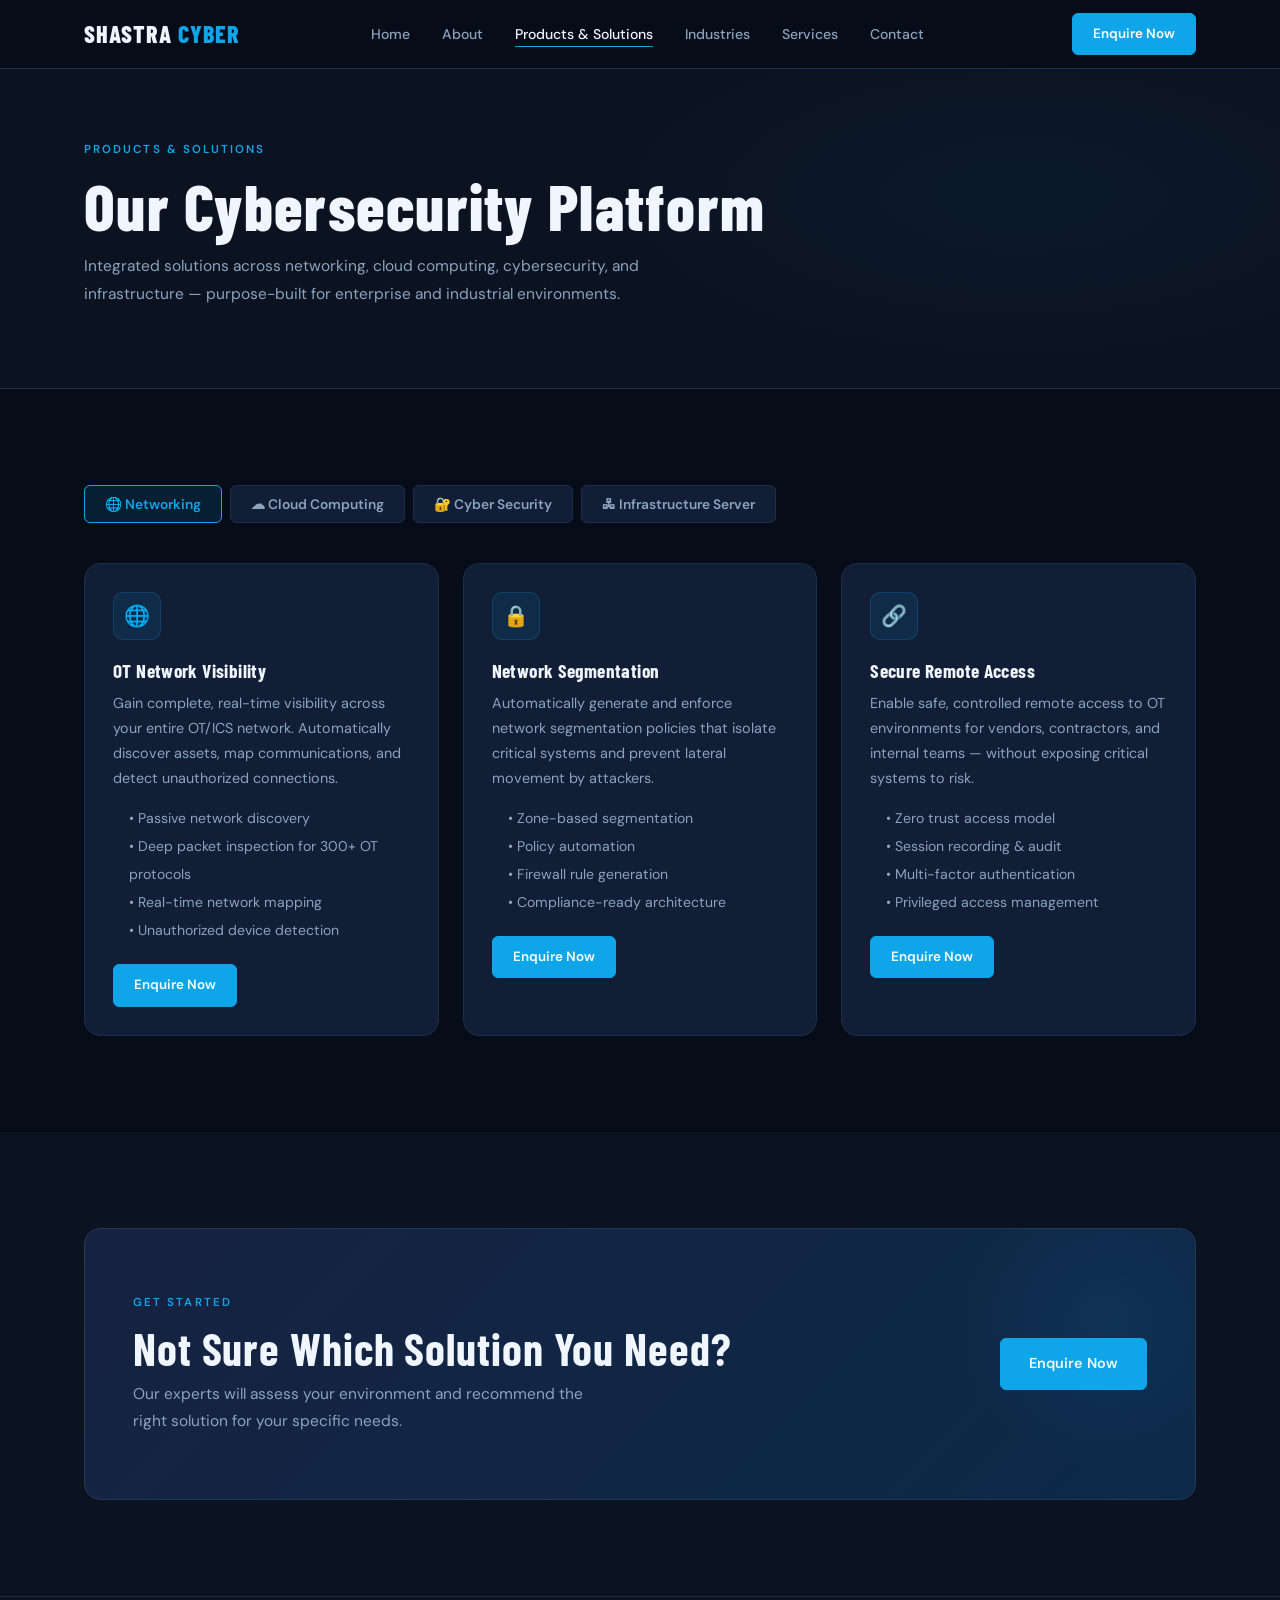
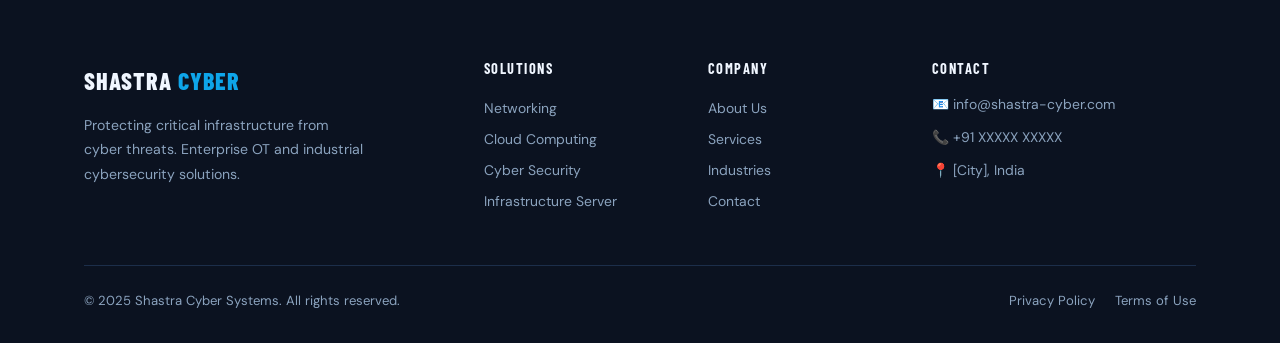
<file: pages/products.html>
<!DOCTYPE html>
<html lang="en">
<head>
  <meta charset="UTF-8" />
  <meta name="viewport" content="width=device-width, initial-scale=1.0" />
  <title>Products & Solutions | Shastra Cyber Systems</title>
  <meta name="description" content="Explore Shastra Cyber Systems' cybersecurity products and solutions — Networking, Cloud Computing, Cyber Security, and Infrastructure Server protection." />
  <meta name="robots" content="index, follow" />
  <link rel="canonical" href="https://www.shastra-cyber.com/pages/products.html" />
  <meta property="og:title" content="Products & Solutions | Shastra Cyber Systems" />
  <meta property="og:description" content="Enterprise cybersecurity solutions across networking, cloud, cyber security, and infrastructure." />
  <meta property="og:type" content="website" />
  <link rel="icon" type="image/svg+xml" href="../assets/favicon.svg" />
  <link rel="preconnect" href="https://fonts.googleapis.com" />
  <link rel="preconnect" href="https://fonts.gstatic.com" crossorigin />
  <link rel="stylesheet" href="../assets/style.css" />
</head>
<body>

  <!-- NAVBAR -->
  <header id="navbar">
    <div class="container">
      <nav class="nav-inner" aria-label="Main navigation">
        <a href="../index.html" class="nav-logo">SHASTRA <span>CYBER</span></a>
        <ul class="nav-links">
          <li><a href="../index.html">Home</a></li>
          <li><a href="about.html">About</a></li>
          <li><a href="products.html" class="active">Products & Solutions</a></li>
          <li><a href="industries.html">Industries</a></li>
          <li><a href="services.html">Services</a></li>
          <li><a href="contact.html">Contact</a></li>
        </ul>
        <a href="#" class="btn btn-primary btn-sm nav-cta open-modal">Enquire Now</a>
        <button class="nav-hamburger" id="hamburger" aria-label="Toggle menu"><span></span><span></span><span></span></button>
      </nav>
      <nav class="nav-mobile" id="mobileNav">
        <a href="../index.html">Home</a>
        <a href="about.html">About</a>
        <a href="products.html">Products & Solutions</a>
        <a href="industries.html">Industries</a>
        <a href="services.html">Services</a>
        <a href="contact.html">Contact</a>
        <a href="#" class="btn btn-primary open-modal">Enquire Now</a>
      </nav>
    </div>
  </header>

  <main>
    <!-- PAGE HERO -->
    <section class="page-hero">
      <div class="container">
        <span class="section-label">Products & Solutions</span>
        <h1>Our Cybersecurity Platform</h1>
        <p style="max-width:560px; margin-top:12px;">Integrated solutions across networking, cloud computing, cybersecurity, and infrastructure — purpose-built for enterprise and industrial environments.</p>
      </div>
    </section>

    <!-- SOLUTIONS TABS -->
    <section class="section">
      <div class="container">
        <div class="products-tabs" role="tablist" aria-label="Solution categories">
          <button class="tab-btn active" data-tab="networking" role="tab" aria-selected="true">🌐 Networking</button>
          <button class="tab-btn" data-tab="cloud" role="tab" aria-selected="false">☁ Cloud Computing</button>
          <button class="tab-btn" data-tab="cybersecurity" role="tab" aria-selected="false">🔐 Cyber Security</button>
          <button class="tab-btn" data-tab="infrastructure" role="tab" aria-selected="false">🖧 Infrastructure Server</button>
        </div>

        <!-- NETWORKING -->
        <div class="grid-3" data-panel="networking" id="networking" style="display:grid">
          <article class="card reveal">
            <div class="card-icon">🌐</div>
            <h3>OT Network Visibility</h3>
            <p>Gain complete, real-time visibility across your entire OT/ICS network. Automatically discover assets, map communications, and detect unauthorized connections.</p>
            <ul style="margin-top:12px; padding-left:16px; color:var(--text2); font-size:0.88rem; line-height:2;">
              <li>• Passive network discovery</li>
              <li>• Deep packet inspection for 300+ OT protocols</li>
              <li>• Real-time network mapping</li>
              <li>• Unauthorized device detection</li>
            </ul>
            <a href="#" class="btn btn-primary btn-sm open-modal" style="margin-top:20px;">Enquire Now</a>
          </article>
          <article class="card reveal">
            <div class="card-icon">🔒</div>
            <h3>Network Segmentation</h3>
            <p>Automatically generate and enforce network segmentation policies that isolate critical systems and prevent lateral movement by attackers.</p>
            <ul style="margin-top:12px; padding-left:16px; color:var(--text2); font-size:0.88rem; line-height:2;">
              <li>• Zone-based segmentation</li>
              <li>• Policy automation</li>
              <li>• Firewall rule generation</li>
              <li>• Compliance-ready architecture</li>
            </ul>
            <a href="#" class="btn btn-primary btn-sm open-modal" style="margin-top:20px;">Enquire Now</a>
          </article>
          <article class="card reveal">
            <div class="card-icon">🔗</div>
            <h3>Secure Remote Access</h3>
            <p>Enable safe, controlled remote access to OT environments for vendors, contractors, and internal teams — without exposing critical systems to risk.</p>
            <ul style="margin-top:12px; padding-left:16px; color:var(--text2); font-size:0.88rem; line-height:2;">
              <li>• Zero trust access model</li>
              <li>• Session recording & audit</li>
              <li>• Multi-factor authentication</li>
              <li>• Privileged access management</li>
            </ul>
            <a href="#" class="btn btn-primary btn-sm open-modal" style="margin-top:20px;">Enquire Now</a>
          </article>
        </div>

        <!-- CLOUD COMPUTING -->
        <div class="grid-3" data-panel="cloud" style="display:none">
          <article class="card reveal">
            <div class="card-icon">☁</div>
            <h3>Cloud Security Posture</h3>
            <p>Continuously monitor and secure your cloud infrastructure — identify misconfigurations, enforce policies, and maintain compliance across AWS, Azure, and GCP.</p>
            <ul style="margin-top:12px; padding-left:16px; color:var(--text2); font-size:0.88rem; line-height:2;">
              <li>• Multi-cloud visibility</li>
              <li>• Misconfiguration detection</li>
              <li>• Compliance benchmarking</li>
              <li>• Auto-remediation workflows</li>
            </ul>
            <a href="#" class="btn btn-primary btn-sm open-modal" style="margin-top:20px;">Enquire Now</a>
          </article>
          <article class="card reveal">
            <div class="card-icon">🔄</div>
            <h3>Hybrid Environment Security</h3>
            <p>Unified security for OT-cloud hybrid environments. Bridge the gap between your on-premises industrial systems and cloud platforms securely.</p>
            <ul style="margin-top:12px; padding-left:16px; color:var(--text2); font-size:0.88rem; line-height:2;">
              <li>• OT-to-cloud secure tunneling</li>
              <li>• Data integrity monitoring</li>
              <li>• Identity & access management</li>
              <li>• Unified threat visibility</li>
            </ul>
            <a href="#" class="btn btn-primary btn-sm open-modal" style="margin-top:20px;">Enquire Now</a>
          </article>
          <article class="card reveal">
            <div class="card-icon">🛡</div>
            <h3>Cloud Workload Protection</h3>
            <p>Protect cloud-native workloads, containers, and serverless functions from runtime threats with intelligent behavioral analysis.</p>
            <ul style="margin-top:12px; padding-left:16px; color:var(--text2); font-size:0.88rem; line-height:2;">
              <li>• Container security</li>
              <li>• Runtime threat detection</li>
              <li>• API security monitoring</li>
              <li>• Vulnerability scanning</li>
            </ul>
            <a href="#" class="btn btn-primary btn-sm open-modal" style="margin-top:20px;">Enquire Now</a>
          </article>
        </div>

        <!-- CYBER SECURITY -->
        <div class="grid-3" data-panel="cybersecurity" style="display:none">
          <article class="card reveal">
            <div class="card-icon">🔐</div>
            <h3>Threat Detection & Response</h3>
            <p>Detect known and unknown threats across your OT environment with AI-powered behavioral analytics and automatic response playbooks.</p>
            <ul style="margin-top:12px; padding-left:16px; color:var(--text2); font-size:0.88rem; line-height:2;">
              <li>• AI-powered anomaly detection</li>
              <li>• MITRE ATT&CK for ICS mapping</li>
              <li>• Automated alert triage</li>
              <li>• Incident response playbooks</li>
            </ul>
            <a href="#" class="btn btn-primary btn-sm open-modal" style="margin-top:20px;">Enquire Now</a>
          </article>
          <article class="card reveal">
            <div class="card-icon">🧩</div>
            <h3>Asset Discovery & Management</h3>
            <p>Maintain a complete, always-accurate inventory of every OT, IoT, and IIoT asset in your environment — with full security context and risk scoring.</p>
            <ul style="margin-top:12px; padding-left:16px; color:var(--text2); font-size:0.88rem; line-height:2;">
              <li>• Passive & active discovery</li>
              <li>• Risk-based prioritization</li>
              <li>• CVE vulnerability correlation</li>
              <li>• CMDB integration</li>
            </ul>
            <a href="#" class="btn btn-primary btn-sm open-modal" style="margin-top:20px;">Enquire Now</a>
          </article>
          <article class="card reveal">
            <div class="card-icon">📋</div>
            <h3>Compliance & Risk Advisory</h3>
            <p>Meet industry regulations and standards — IEC 62443, NIST CSF, NIS2 — with automated compliance tracking and expert advisory services.</p>
            <ul style="margin-top:12px; padding-left:16px; color:var(--text2); font-size:0.88rem; line-height:2;">
              <li>• IEC 62443 / NIST CSF</li>
              <li>• Automated compliance reports</li>
              <li>• Gap assessment</li>
              <li>• Regulatory advisory</li>
            </ul>
            <a href="#" class="btn btn-primary btn-sm open-modal" style="margin-top:20px;">Enquire Now</a>
          </article>
        </div>

        <!-- INFRASTRUCTURE SERVER -->
        <div class="grid-3" data-panel="infrastructure" style="display:none">
          <article class="card reveal">
            <div class="card-icon">🖧</div>
            <h3>Server Hardening</h3>
            <p>Harden servers and endpoints in OT environments against exploitation — baseline configuration management, patch prioritization, and vulnerability remediation.</p>
            <ul style="margin-top:12px; padding-left:16px; color:var(--text2); font-size:0.88rem; line-height:2;">
              <li>• CIS benchmark hardening</li>
              <li>• Patch management</li>
              <li>• Configuration drift detection</li>
              <li>• Legacy OS protection</li>
            </ul>
            <a href="#" class="btn btn-primary btn-sm open-modal" style="margin-top:20px;">Enquire Now</a>
          </article>
          <article class="card reveal">
            <div class="card-icon">🏗</div>
            <h3>Critical Asset Protection</h3>
            <p>Identify and protect your highest-value infrastructure assets — engineering workstations, historians, DCS systems — with layered security controls.</p>
            <ul style="margin-top:12px; padding-left:16px; color:var(--text2); font-size:0.88rem; line-height:2;">
              <li>• Critical asset identification</li>
              <li>• Application whitelisting</li>
              <li>• File integrity monitoring</li>
              <li>• Backup & recovery planning</li>
            </ul>
            <a href="#" class="btn btn-primary btn-sm open-modal" style="margin-top:20px;">Enquire Now</a>
          </article>
          <article class="card reveal">
            <div class="card-icon">⚡</div>
            <h3>Ransomware Protection</h3>
            <p>Prevent ransomware from reaching and disrupting your operational systems with dedicated OT ransomware detection, containment, and recovery capabilities.</p>
            <ul style="margin-top:12px; padding-left:16px; color:var(--text2); font-size:0.88rem; line-height:2;">
              <li>• Early-stage detection</li>
              <li>• Automated containment</li>
              <li>• OT-safe recovery workflows</li>
              <li>• Business continuity planning</li>
            </ul>
            <a href="#" class="btn btn-primary btn-sm open-modal" style="margin-top:20px;">Enquire Now</a>
          </article>
        </div>
      </div>
    </section>

    <!-- CTA -->
    <section class="section section-alt">
      <div class="container">
        <div class="cta-banner reveal">
          <div>
            <span class="section-label">Get Started</span>
            <h2>Not Sure Which Solution You Need?</h2>
            <p class="mt-8">Our experts will assess your environment and recommend the right solution for your specific needs.</p>
          </div>
          <div class="cta-banner-actions">
            <a href="#" class="btn btn-primary open-modal">Enquire Now</a>
          </div>
        </div>
      </div>
    </section>
  </main>

  <!-- FOOTER -->
  <footer>
    <div class="container">
      <div class="footer-grid">
        <div class="footer-brand">
          <a href="../index.html" class="nav-logo">SHASTRA <span>CYBER</span></a>
          <p>Protecting critical infrastructure from cyber threats. Enterprise OT and industrial cybersecurity solutions.</p>
        </div>
        <div class="footer-col">
          <h5>Solutions</h5>
          <a href="products.html#networking">Networking</a>
          <a href="products.html#cloud">Cloud Computing</a>
          <a href="products.html#cybersecurity">Cyber Security</a>
          <a href="products.html#infrastructure">Infrastructure Server</a>
        </div>
        <div class="footer-col">
          <h5>Company</h5>
          <a href="about.html">About Us</a>
          <a href="services.html">Services</a>
          <a href="industries.html">Industries</a>
          <a href="contact.html">Contact</a>
        </div>
        <div class="footer-col">
          <h5>Contact</h5>
          <div class="footer-contact-item">📧 info@shastra-cyber.com</div>
          <div class="footer-contact-item">📞 +91 XXXXX XXXXX</div>
          <div class="footer-contact-item">📍 [City], India</div>
        </div>
      </div>
      <div class="footer-bottom">
        <span>© 2025 Shastra Cyber Systems. All rights reserved.</span>
        <div class="footer-bottom-links">
          <a href="privacy.html">Privacy Policy</a>
          <a href="terms.html">Terms of Use</a>
        </div>
      </div>
    </div>
  </footer>

  <!-- MODAL -->
  <div class="modal-overlay" id="modalOverlay" role="dialog" aria-modal="true" aria-labelledby="modal-title">
    <div class="modal">
      <div class="modal-header">
        <div><h2 id="modal-title">Enquire Now</h2><p class="modal-sub">Our team will get back to you within 24 hours.</p></div>
        <button class="modal-close" id="modalClose" aria-label="Close">✕</button>
      </div>
      <form id="enquireForm" novalidate>
        <div class="form-row">
          <div class="form-group"><label for="fname">Full Name *</label><input type="text" id="fname" name="fullName" required placeholder="John Smith" /></div>
          <div class="form-group"><label for="company">Company Name *</label><input type="text" id="company" name="companyName" required placeholder="Acme Corp" /></div>
        </div>
        <div class="form-row">
          <div class="form-group"><label for="email">Business Email *</label><input type="email" id="email" name="email" required placeholder="you@company.com" /></div>
          <div class="form-group"><label for="phone">Phone Number</label><input type="tel" id="phone" name="phone" placeholder="+91 98765 43210" /></div>
        </div>
        <div class="form-group">
          <label for="industry">Industry</label>
          <select id="industry" name="industry">
            <option value="">Select your industry</option>
            <option>Manufacturing</option><option>Healthcare</option><option>Energy & Utilities</option>
            <option>Oil & Gas</option><option>Data Centers</option><option>Government</option><option>Other</option>
          </select>
        </div>
        <div class="form-group"><label for="message">What are you looking for?</label><textarea id="message" name="message" placeholder="Tell us about your requirements..."></textarea></div>
        <button type="submit" class="btn btn-primary form-submit">Send Enquiry</button>
      </form>
      <div class="form-success" id="formSuccess">
        <div class="form-success-icon">✅</div>
        <h3>Thank You!</h3>
        <p>We've received your enquiry. A Shastra expert will reach out within 24 hours.</p>
      </div>
    </div>
  </div>

  <script src="../assets/script.js"></script>
</body>
</html>
</file>
<file: assets/style.css>
/* ============================================================
   SHASTRA CYBER SYSTEMS — Global Stylesheet
   Dark Enterprise Cybersecurity Theme
   Mobile-first, SEO-optimised, WCAG AA accessible
   ============================================================ */

@import url('https://fonts.googleapis.com/css2?family=Barlow+Condensed:wght@400;600;700;800&family=DM+Sans:wght@300;400;500;600&display=swap');

/* ── DESIGN TOKENS ── */
:root {
  --bg:        #070d18;
  --bg2:       #0b1220;
  --bg3:       #0f1a2e;
  --surface:   #111e35;
  --surface2:  #162240;
  --border:    #1c2e4a;
  --border2:   #243857;
  --accent:    #0ea5e9;
  --accent2:   #38bdf8;
  --accent-dk: #0369a1;
  --text:      #dde6f0;
  --text2:     #8ba3be;
  --white:     #f0f6ff;
  --green:     #10b981;
  --red:       #ef4444;

  /* Typography */
  --font-head: 'Barlow Condensed', sans-serif;
  --font-body: 'DM Sans', sans-serif;

  /* Spacing */
  --section-py: 96px;
  --container:  1160px;
  --radius:     10px;
  --radius-lg:  16px;
}

/* ── RESET ── */
*, *::before, *::after { margin: 0; padding: 0; box-sizing: border-box; }
html { scroll-behavior: smooth; font-size: 16px; }
body {
  background: var(--bg);
  color: var(--text);
  font-family: var(--font-body);
  font-weight: 400;
  line-height: 1.65;
  -webkit-font-smoothing: antialiased;
  overflow-x: hidden;
}
img { display: block; max-width: 100%; height: auto; }
a { color: inherit; text-decoration: none; }
ul { list-style: none; }
button { cursor: pointer; font-family: var(--font-body); border: none; outline: none; }

/* ── CONTAINER ── */
.container {
  width: 100%;
  max-width: var(--container);
  margin: 0 auto;
  padding: 0 24px;
}

/* ── TYPOGRAPHY ── */
h1, h2, h3, h4, h5 {
  font-family: var(--font-head);
  font-weight: 700;
  line-height: 1.1;
  color: var(--white);
  letter-spacing: 0.02em;
}
h1 { font-size: clamp(2.6rem, 5vw, 4rem); font-weight: 800; }
h2 { font-size: clamp(1.9rem, 3.5vw, 2.8rem); }
h3 { font-size: clamp(1.3rem, 2.5vw, 1.7rem); }
h4 { font-size: 1.15rem; }
p  { color: var(--text2); font-size: 0.97rem; line-height: 1.75; }

.section-label {
  font-family: var(--font-body);
  font-size: 0.72rem;
  font-weight: 600;
  letter-spacing: 0.18em;
  text-transform: uppercase;
  color: var(--accent);
  margin-bottom: 12px;
  display: block;
}
.section-title { margin-bottom: 16px; }
.section-desc  { max-width: 560px; margin-bottom: 48px; }

/* ── BUTTONS ── */
.btn {
  display: inline-flex;
  align-items: center;
  gap: 8px;
  padding: 13px 28px;
  border-radius: 6px;
  font-size: 0.9rem;
  font-weight: 600;
  font-family: var(--font-body);
  transition: all 0.22s ease;
  white-space: nowrap;
}
.btn-primary {
  background: var(--accent);
  color: #fff;
  border: 1px solid var(--accent);
}
.btn-primary:hover {
  background: var(--accent2);
  border-color: var(--accent2);
  transform: translateY(-1px);
  box-shadow: 0 8px 24px rgba(14,165,233,0.3);
}
.btn-outline {
  background: transparent;
  color: var(--text);
  border: 1px solid var(--border2);
}
.btn-outline:hover {
  border-color: var(--accent);
  color: var(--accent);
  transform: translateY(-1px);
}
.btn-sm { padding: 9px 20px; font-size: 0.84rem; }

/* ── NAVIGATION ── */
#navbar {
  position: fixed;
  top: 0; left: 0; right: 0;
  z-index: 1000;
  background: rgba(7, 13, 24, 0.92);
  backdrop-filter: blur(16px);
  -webkit-backdrop-filter: blur(16px);
  border-bottom: 1px solid var(--border);
  transition: all 0.3s;
}
#navbar.scrolled {
  background: rgba(7, 13, 24, 0.98);
  box-shadow: 0 4px 24px rgba(0,0,0,0.4);
}
.nav-inner {
  display: flex;
  align-items: center;
  justify-content: space-between;
  height: 68px;
}
.nav-logo {
  font-family: var(--font-head);
  font-size: 1.5rem;
  font-weight: 800;
  color: var(--white);
  letter-spacing: 0.04em;
}
.nav-logo span { color: var(--accent); }
.nav-links {
  display: flex;
  align-items: center;
  gap: 32px;
}
.nav-links a {
  font-size: 0.88rem;
  font-weight: 500;
  color: var(--text2);
  transition: color 0.2s;
  position: relative;
}
.nav-links a::after {
  content: '';
  position: absolute;
  bottom: -4px; left: 0;
  width: 0; height: 1px;
  background: var(--accent);
  transition: width 0.2s;
}
.nav-links a:hover,
.nav-links a.active { color: var(--white); }
.nav-links a:hover::after,
.nav-links a.active::after { width: 100%; }
.nav-cta { margin-left: 16px; }

/* Hamburger */
.nav-hamburger {
  display: none;
  flex-direction: column;
  gap: 5px;
  background: none;
  padding: 4px;
}
.nav-hamburger span {
  display: block;
  width: 22px; height: 2px;
  background: var(--text);
  border-radius: 2px;
  transition: all 0.3s;
}
.nav-hamburger.open span:nth-child(1) { transform: translateY(7px) rotate(45deg); }
.nav-hamburger.open span:nth-child(2) { opacity: 0; }
.nav-hamburger.open span:nth-child(3) { transform: translateY(-7px) rotate(-45deg); }

/* Mobile nav */
.nav-mobile {
  display: none;
  flex-direction: column;
  background: var(--bg2);
  border-top: 1px solid var(--border);
  padding: 16px 24px 24px;
  gap: 4px;
}
.nav-mobile.open { display: flex; }
.nav-mobile a {
  padding: 12px 0;
  font-size: 0.95rem;
  font-weight: 500;
  color: var(--text2);
  border-bottom: 1px solid var(--border);
}
.nav-mobile a:last-child { border-bottom: none; }
.nav-mobile .btn { margin-top: 12px; width: 100%; justify-content: center; }

/* ── HERO ── */
.hero {
  min-height: 100vh;
  display: flex;
  align-items: center;
  position: relative;
  overflow: hidden;
  padding: 120px 0 80px;
}
.hero-bg {
  position: absolute; inset: 0;
  background:
    radial-gradient(ellipse 80% 60% at 70% 40%, rgba(14,165,233,0.07) 0%, transparent 60%),
    radial-gradient(ellipse 50% 40% at 20% 80%, rgba(3,105,161,0.05) 0%, transparent 50%);
}
.hero-grid {
  position: absolute; inset: 0;
  background-image:
    linear-gradient(rgba(28,46,74,0.25) 1px, transparent 1px),
    linear-gradient(90deg, rgba(28,46,74,0.25) 1px, transparent 1px);
  background-size: 60px 60px;
  mask-image: radial-gradient(ellipse 80% 70% at 50% 50%, black 0%, transparent 100%);
}
.hero-content {
  position: relative;
  max-width: 700px;
}
.hero-badge {
  display: inline-flex;
  align-items: center;
  gap: 8px;
  background: rgba(14,165,233,0.1);
  border: 1px solid rgba(14,165,233,0.25);
  border-radius: 20px;
  padding: 6px 14px;
  font-size: 0.78rem;
  font-weight: 600;
  color: var(--accent2);
  letter-spacing: 0.08em;
  text-transform: uppercase;
  margin-bottom: 24px;
}
.hero-badge::before {
  content: '';
  width: 6px; height: 6px;
  border-radius: 50%;
  background: var(--accent);
  animation: pulse 2s infinite;
}
.hero h1 { margin-bottom: 20px; }
.hero h1 em {
  font-style: normal;
  color: var(--accent);
}
.hero-desc {
  font-size: 1.05rem;
  color: var(--text2);
  max-width: 540px;
  margin-bottom: 36px;
  line-height: 1.8;
}
.hero-btns { display: flex; gap: 12px; flex-wrap: wrap; }
.hero-stats {
  display: flex;
  gap: 40px;
  margin-top: 56px;
  padding-top: 40px;
  border-top: 1px solid var(--border);
}
.hero-stat-num {
  font-family: var(--font-head);
  font-size: 2rem;
  font-weight: 800;
  color: var(--white);
  line-height: 1;
}
.hero-stat-label { font-size: 0.8rem; color: var(--text2); margin-top: 4px; }

/* ── SECTIONS ── */
.section { padding: var(--section-py) 0; }
.section-alt { background: var(--bg2); }
.section-center { text-align: center; }
.section-center .section-desc { margin-left: auto; margin-right: auto; }

/* ── CARDS ── */
.card {
  background: var(--surface);
  border: 1px solid var(--border);
  border-radius: var(--radius-lg);
  padding: 28px;
  transition: all 0.25s ease;
}
.card:hover {
  border-color: var(--border2);
  transform: translateY(-3px);
  box-shadow: 0 12px 40px rgba(0,0,0,0.3);
}
.card-icon {
  width: 48px; height: 48px;
  background: rgba(14,165,233,0.1);
  border: 1px solid rgba(14,165,233,0.2);
  border-radius: 10px;
  display: flex;
  align-items: center;
  justify-content: center;
  margin-bottom: 20px;
  font-size: 1.3rem;
}
.card h3 { margin-bottom: 10px; font-size: 1.2rem; }
.card p  { font-size: 0.9rem; }
.card-link {
  display: inline-flex;
  align-items: center;
  gap: 6px;
  margin-top: 16px;
  font-size: 0.85rem;
  font-weight: 600;
  color: var(--accent);
  transition: gap 0.2s;
}
.card-link:hover { gap: 10px; }

/* ── GRIDS ── */
.grid-2 { display: grid; grid-template-columns: repeat(2, 1fr); gap: 24px; }
.grid-3 { display: grid; grid-template-columns: repeat(3, 1fr); gap: 24px; }
.grid-4 { display: grid; grid-template-columns: repeat(4, 1fr); gap: 20px; }

/* ── WHAT WE DO ── */
.offerings-grid {
  display: grid;
  grid-template-columns: repeat(4, 1fr);
  gap: 20px;
  margin-top: 48px;
}

/* ── VIDEO SECTION ── */
.video-section {
  background: var(--bg2);
  padding: var(--section-py) 0;
}
.video-wrapper {
  position: relative;
  width: 100%;
  max-width: 900px;
  margin: 0 auto;
  aspect-ratio: 16/9;
  background: var(--bg3);
  border: 1px solid var(--border2);
  border-radius: var(--radius-lg);
  overflow: hidden;
  display: flex;
  align-items: center;
  justify-content: center;
}
.video-placeholder {
  display: flex;
  flex-direction: column;
  align-items: center;
  gap: 16px;
  color: var(--text2);
}
.video-play-btn {
  width: 72px; height: 72px;
  background: var(--accent);
  border-radius: 50%;
  display: flex;
  align-items: center;
  justify-content: center;
  font-size: 1.6rem;
  color: #fff;
  transition: transform 0.2s, box-shadow 0.2s;
  cursor: pointer;
}
.video-play-btn:hover {
  transform: scale(1.08);
  box-shadow: 0 0 32px rgba(14,165,233,0.4);
}

/* ── INDUSTRIES ── */
.industries-grid {
  display: grid;
  grid-template-columns: repeat(4, 1fr);
  gap: 16px;
  margin-top: 48px;
}
.industry-tile {
  background: var(--surface);
  border: 1px solid var(--border);
  border-radius: var(--radius);
  padding: 24px 20px;
  text-align: center;
  cursor: pointer;
  transition: all 0.22s;
  text-decoration: none;
}
.industry-tile:hover {
  border-color: var(--accent);
  background: var(--surface2);
  transform: translateY(-2px);
}
.industry-tile-icon {
  font-size: 2rem;
  margin-bottom: 12px;
  display: block;
}
.industry-tile h4 {
  font-family: var(--font-head);
  font-size: 1rem;
  font-weight: 700;
  color: var(--white);
  letter-spacing: 0.02em;
}

/* ── PRODUCTS / SOLUTIONS (merged) ── */
.products-tabs {
  display: flex;
  gap: 8px;
  flex-wrap: wrap;
  margin-bottom: 40px;
}
.tab-btn {
  padding: 9px 20px;
  border-radius: 6px;
  font-size: 0.86rem;
  font-weight: 600;
  background: var(--surface);
  border: 1px solid var(--border);
  color: var(--text2);
  transition: all 0.2s;
}
.tab-btn:hover { border-color: var(--border2); color: var(--text); }
.tab-btn.active {
  background: rgba(14,165,233,0.12);
  border-color: var(--accent);
  color: var(--accent);
}

/* ── CTA BANNER ── */
.cta-banner {
  background: linear-gradient(135deg, var(--surface2) 0%, #0c2a4a 100%);
  border: 1px solid var(--border2);
  border-radius: var(--radius-lg);
  padding: 64px 48px;
  display: flex;
  align-items: center;
  justify-content: space-between;
  gap: 32px;
  position: relative;
  overflow: hidden;
}
.cta-banner::before {
  content: '';
  position: absolute;
  right: -60px; top: -60px;
  width: 300px; height: 300px;
  background: radial-gradient(circle, rgba(14,165,233,0.08) 0%, transparent 70%);
}
.cta-banner h2 { margin-bottom: 8px; }
.cta-banner p  { max-width: 480px; }
.cta-banner-actions { display: flex; gap: 12px; flex-shrink: 0; flex-wrap: wrap; }

/* ── MODAL ── */
.modal-overlay {
  position: fixed; inset: 0;
  background: rgba(0,0,0,0.75);
  backdrop-filter: blur(6px);
  z-index: 2000;
  display: flex;
  align-items: center;
  justify-content: center;
  padding: 20px;
  opacity: 0;
  pointer-events: none;
  transition: opacity 0.25s;
}
.modal-overlay.open {
  opacity: 1;
  pointer-events: all;
}
.modal {
  background: var(--bg2);
  border: 1px solid var(--border2);
  border-radius: var(--radius-lg);
  padding: 40px;
  width: 100%;
  max-width: 540px;
  max-height: 90vh;
  overflow-y: auto;
  transform: translateY(20px);
  transition: transform 0.25s;
}
.modal-overlay.open .modal { transform: translateY(0); }
.modal-header {
  display: flex;
  align-items: flex-start;
  justify-content: space-between;
  margin-bottom: 28px;
}
.modal-close {
  background: var(--surface);
  border: 1px solid var(--border);
  color: var(--text2);
  width: 32px; height: 32px;
  border-radius: 50%;
  font-size: 1rem;
  display: flex; align-items: center; justify-content: center;
  flex-shrink: 0;
  transition: all 0.2s;
}
.modal-close:hover { background: var(--red); color: #fff; border-color: var(--red); }
.modal h2 { font-size: 1.8rem; margin-bottom: 4px; }
.modal-sub { font-size: 0.87rem; color: var(--text2); }

/* Form */
.form-row { display: grid; grid-template-columns: 1fr 1fr; gap: 14px; margin-bottom: 14px; }
.form-group { display: flex; flex-direction: column; gap: 6px; margin-bottom: 14px; }
.form-group label { font-size: 0.8rem; font-weight: 600; color: var(--text2); letter-spacing: 0.04em; }
.form-group input,
.form-group select,
.form-group textarea {
  background: var(--surface);
  border: 1px solid var(--border);
  border-radius: 6px;
  padding: 11px 14px;
  color: var(--white);
  font-size: 0.9rem;
  font-family: var(--font-body);
  transition: border-color 0.2s;
  width: 100%;
}
.form-group input:focus,
.form-group select:focus,
.form-group textarea:focus {
  outline: none;
  border-color: var(--accent);
  box-shadow: 0 0 0 3px rgba(14,165,233,0.1);
}
.form-group select option { background: var(--bg2); }
.form-group textarea { resize: vertical; min-height: 90px; }
.form-submit { width: 100%; padding: 14px; font-size: 0.95rem; margin-top: 4px; }
.form-success {
  display: none;
  text-align: center;
  padding: 32px 0;
}
.form-success-icon { font-size: 3rem; margin-bottom: 16px; }
.form-success h3 { margin-bottom: 8px; }

/* ── SERVICES ── */
.services-grid {
  display: grid;
  grid-template-columns: repeat(3, 1fr);
  gap: 20px;
  margin-top: 48px;
}

/* ── ABOUT ── */
.about-split {
  display: grid;
  grid-template-columns: 1fr 1fr;
  gap: 64px;
  align-items: center;
}
.about-visual {
  background: var(--surface);
  border: 1px solid var(--border);
  border-radius: var(--radius-lg);
  aspect-ratio: 4/3;
  display: flex;
  align-items: center;
  justify-content: center;
  font-size: 4rem;
  color: var(--accent);
  position: relative;
  overflow: hidden;
}
.about-visual::before {
  content: '';
  position: absolute; inset: 0;
  background: radial-gradient(ellipse at center, rgba(14,165,233,0.06) 0%, transparent 70%);
}
.about-points { display: flex; flex-direction: column; gap: 20px; margin-top: 32px; }
.about-point { display: flex; gap: 14px; align-items: flex-start; }
.about-point-dot {
  width: 8px; height: 8px;
  background: var(--accent);
  border-radius: 50%;
  margin-top: 7px;
  flex-shrink: 0;
}

/* ── FOOTER ── */
footer {
  background: var(--bg2);
  border-top: 1px solid var(--border);
  padding: 64px 0 32px;
}
.footer-grid {
  display: grid;
  grid-template-columns: 2fr 1fr 1fr 1.5fr;
  gap: 48px;
  margin-bottom: 48px;
}
.footer-brand p { font-size: 0.88rem; max-width: 280px; margin-top: 12px; }
.footer-col h5 {
  font-family: var(--font-head);
  font-size: 0.9rem;
  font-weight: 700;
  letter-spacing: 0.1em;
  text-transform: uppercase;
  color: var(--white);
  margin-bottom: 16px;
}
.footer-col a {
  display: block;
  font-size: 0.87rem;
  color: var(--text2);
  padding: 4px 0;
  transition: color 0.2s;
}
.footer-col a:hover { color: var(--accent); }
.footer-contact-item {
  display: flex;
  gap: 10px;
  align-items: flex-start;
  font-size: 0.87rem;
  color: var(--text2);
  margin-bottom: 10px;
}
.footer-bottom {
  border-top: 1px solid var(--border);
  padding-top: 24px;
  display: flex;
  align-items: center;
  justify-content: space-between;
  font-size: 0.82rem;
  color: var(--text2);
  flex-wrap: wrap;
  gap: 12px;
}
.footer-bottom-links { display: flex; gap: 20px; }
.footer-bottom-links a { color: var(--text2); transition: color 0.2s; }
.footer-bottom-links a:hover { color: var(--accent); }

/* ── PAGE HERO (inner pages) ── */
.page-hero {
  padding: 140px 0 80px;
  background: var(--bg2);
  border-bottom: 1px solid var(--border);
  position: relative;
  overflow: hidden;
}
.page-hero::before {
  content: '';
  position: absolute; inset: 0;
  background: radial-gradient(ellipse 60% 80% at 80% 50%, rgba(14,165,233,0.05) 0%, transparent 60%);
}
.page-hero .container { position: relative; }

/* ── ANIMATIONS ── */
@keyframes pulse {
  0%, 100% { opacity: 1; transform: scale(1); }
  50%       { opacity: 0.5; transform: scale(0.85); }
}
@keyframes fadeUp {
  from { opacity: 0; transform: translateY(24px); }
  to   { opacity: 1; transform: translateY(0); }
}
.fade-up { animation: fadeUp 0.6s ease forwards; }
.fade-up-1 { animation-delay: 0.1s; }
.fade-up-2 { animation-delay: 0.2s; }
.fade-up-3 { animation-delay: 0.3s; }
.fade-up-4 { animation-delay: 0.4s; }

/* Scroll reveal */
.reveal { opacity: 0; transform: translateY(28px); transition: opacity 0.55s ease, transform 0.55s ease; }
.reveal.visible { opacity: 1; transform: translateY(0); }

/* ── UTILITIES ── */
.text-accent { color: var(--accent); }
.text-muted  { color: var(--text2); }
.mt-8  { margin-top: 8px; }
.mt-16 { margin-top: 16px; }
.mt-24 { margin-top: 24px; }
.mt-32 { margin-top: 32px; }
.mb-0  { margin-bottom: 0; }
.divider { border: none; border-top: 1px solid var(--border); margin: 48px 0; }

/* ── RESPONSIVE ── */
@media (max-width: 1024px) {
  .offerings-grid { grid-template-columns: repeat(2, 1fr); }
  .industries-grid { grid-template-columns: repeat(3, 1fr); }
  .footer-grid { grid-template-columns: 1fr 1fr; gap: 32px; }
}

@media (max-width: 768px) {
  :root { --section-py: 64px; }

  .nav-links, .nav-cta { display: none; }
  .nav-hamburger { display: flex; }

  h1 { font-size: 2.2rem; }
  h2 { font-size: 1.7rem; }

  .hero { padding: 100px 0 60px; min-height: auto; }
  .hero-stats { gap: 24px; flex-wrap: wrap; }

  .offerings-grid { grid-template-columns: repeat(2, 1fr); }
  .industries-grid { grid-template-columns: repeat(2, 1fr); }
  .grid-2, .grid-3, .grid-4 { grid-template-columns: 1fr; }
  .services-grid { grid-template-columns: 1fr; }
  .about-split { grid-template-columns: 1fr; gap: 32px; }
  .cta-banner { flex-direction: column; padding: 40px 28px; text-align: center; }
  .cta-banner-actions { justify-content: center; }
  .footer-grid { grid-template-columns: 1fr; gap: 28px; }
  .footer-bottom { flex-direction: column; text-align: center; }
  .form-row { grid-template-columns: 1fr; }
}

@media (max-width: 480px) {
  .offerings-grid { grid-template-columns: 1fr; }
  .industries-grid { grid-template-columns: repeat(2, 1fr); }
  .hero-btns { flex-direction: column; }
  .hero-btns .btn { width: 100%; justify-content: center; }
  .modal { padding: 28px 20px; }
}
</file>
